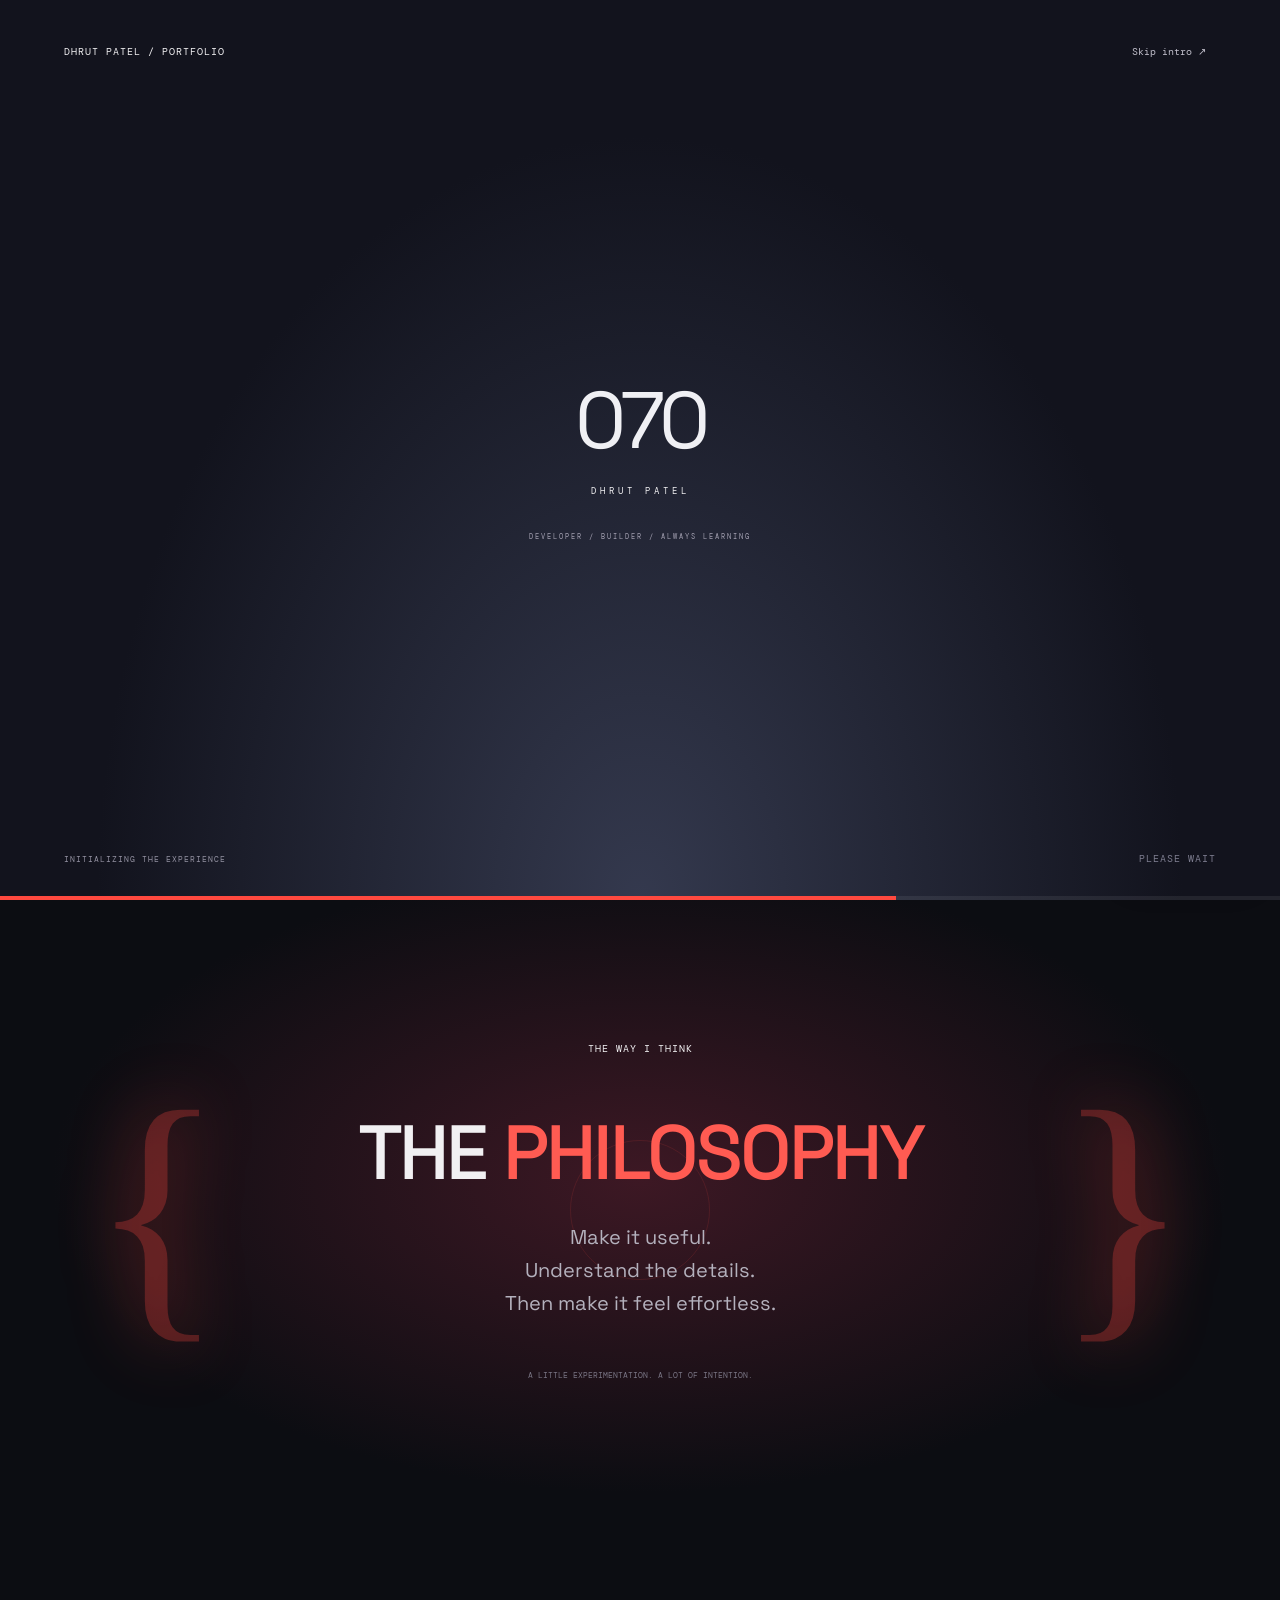
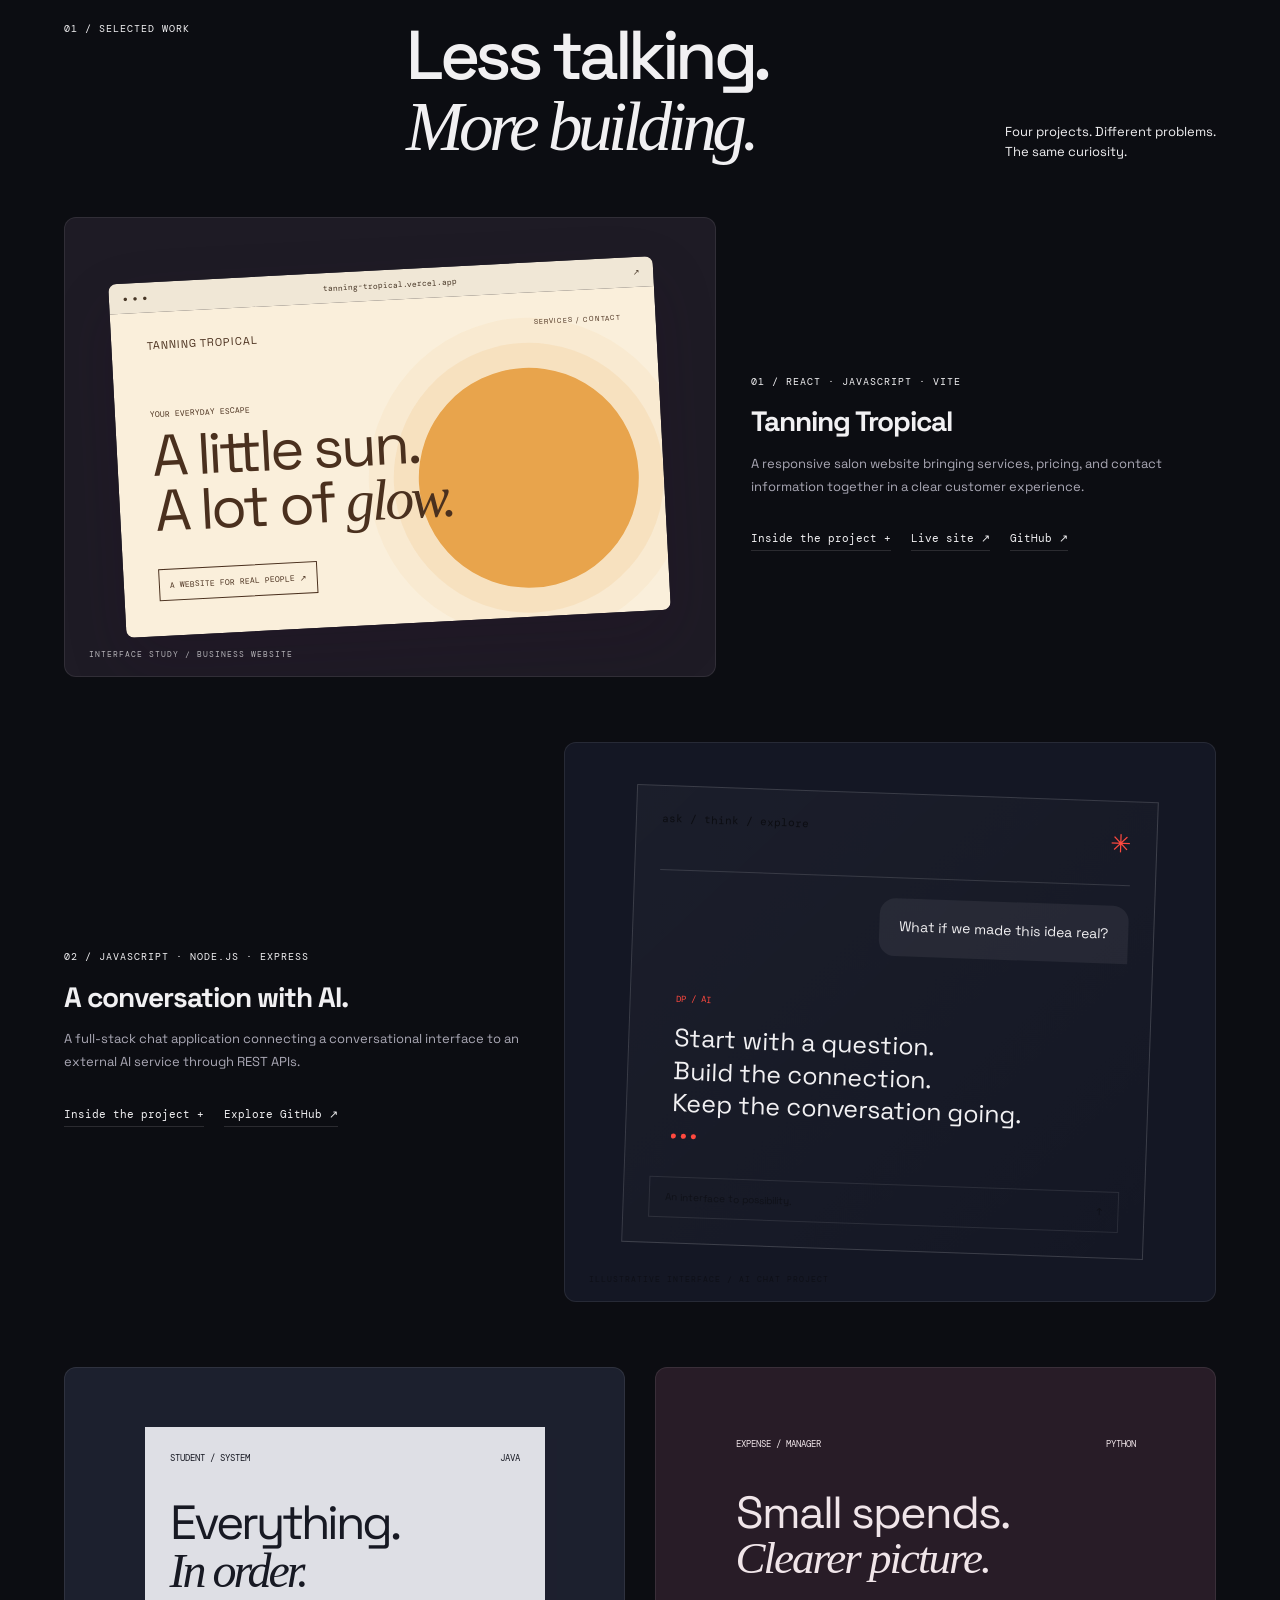
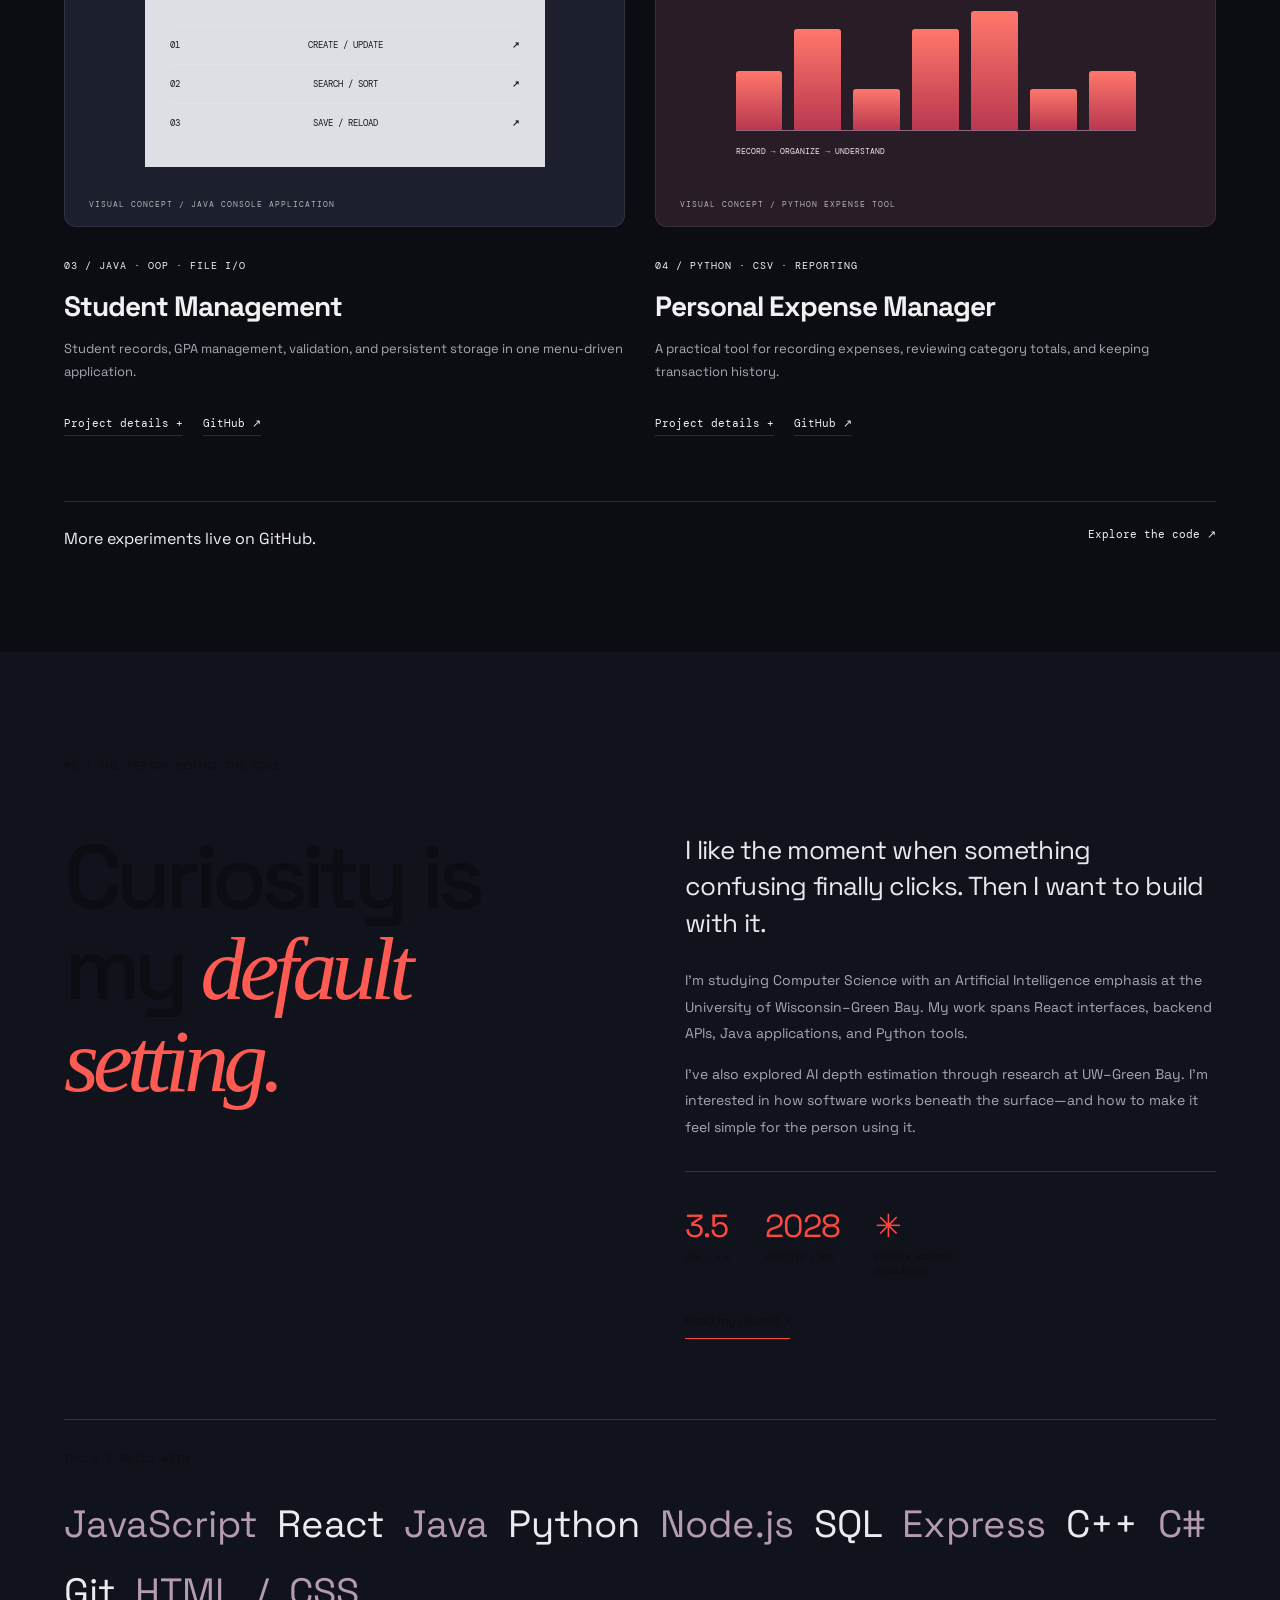
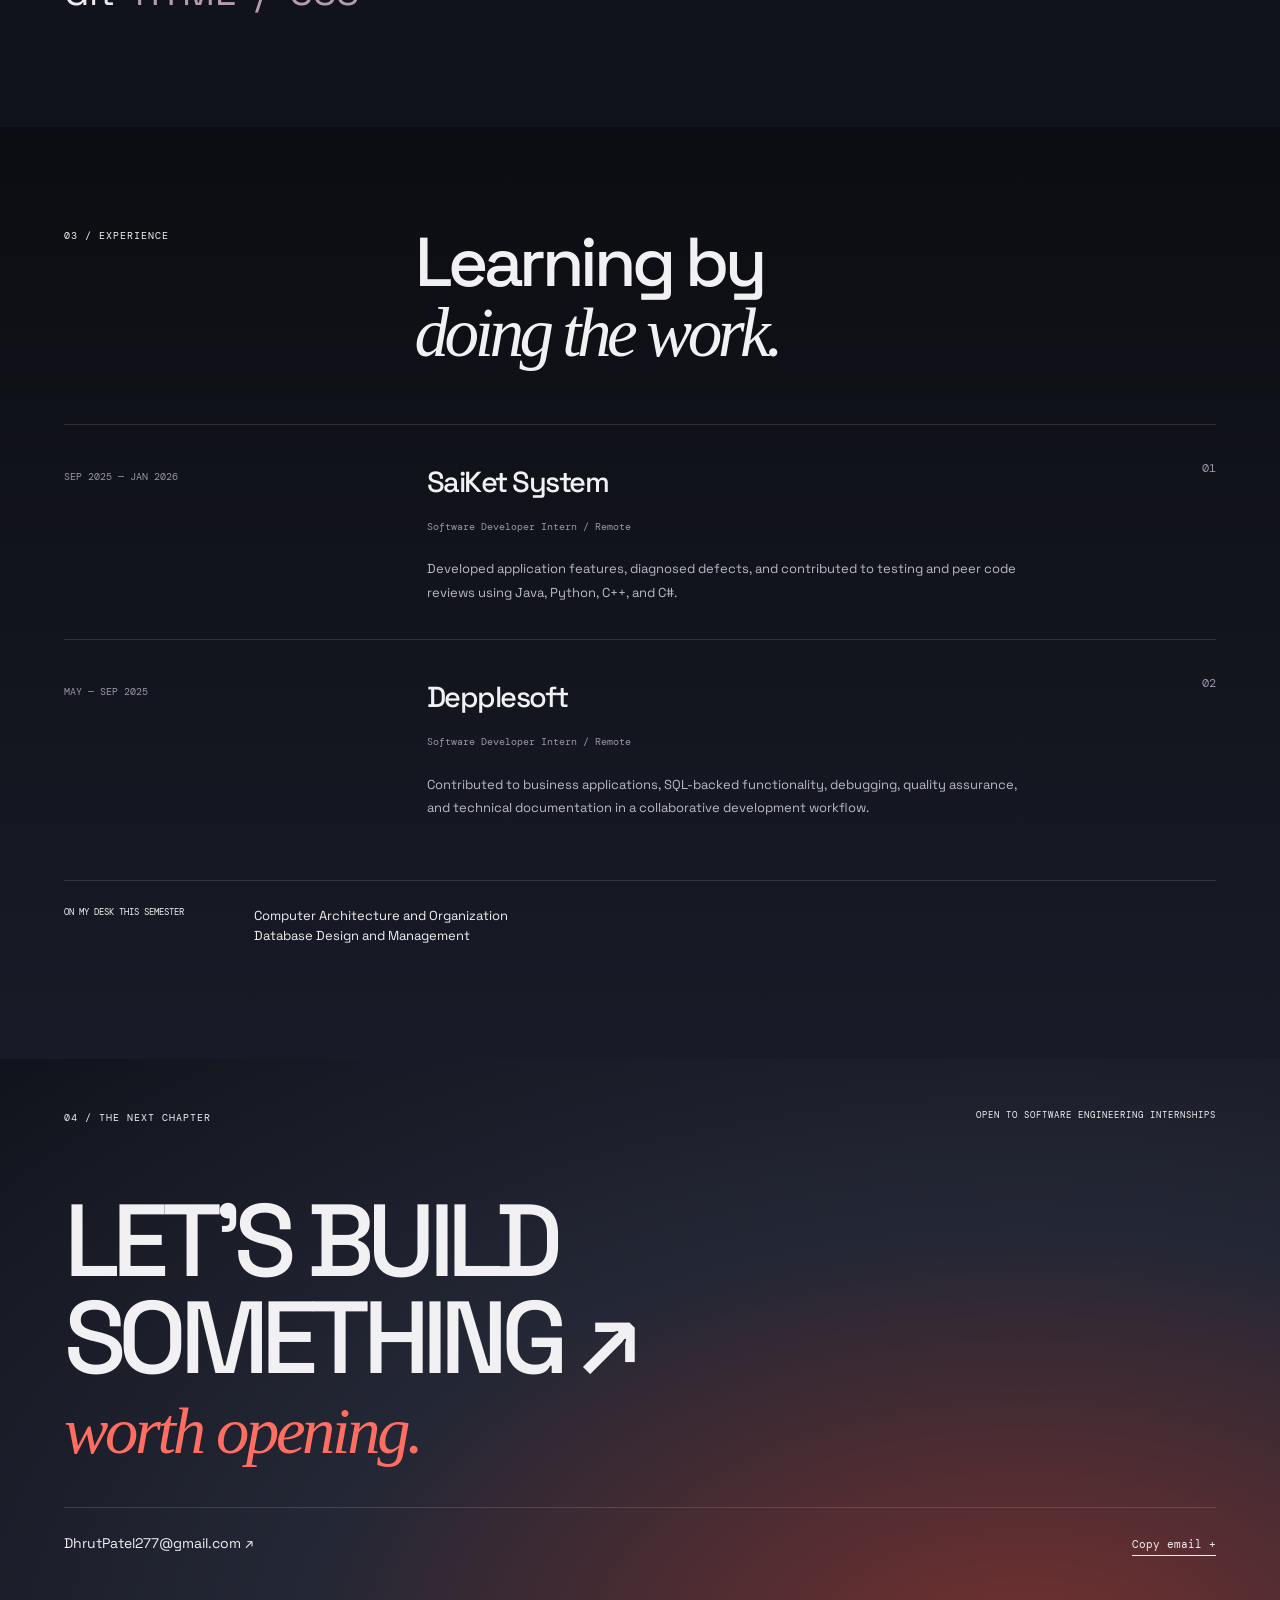
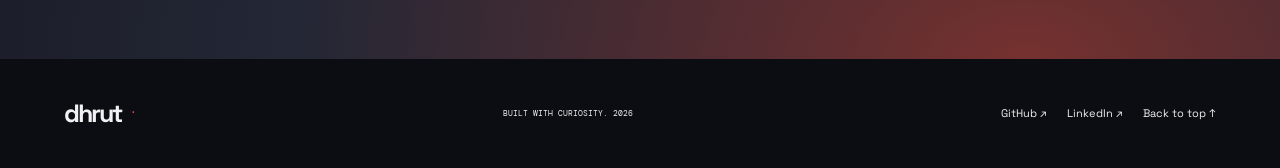
<file: index.html>
<!DOCTYPE html>
<html lang="en">
 <head>
  <meta charset="utf-8"/>
  <meta content="width=device-width,initial-scale=1" name="viewport"/>
  <meta content="#0c0d12" name="theme-color"/>
  <meta content="Dhrut Patel — software developer exploring interfaces, backend systems and AI." name="description"/>
  <title>
   Dhrut Patel — Developer / Builder
  </title>
  <link href="https://fonts.googleapis.com" rel="preconnect"/>
  <link crossorigin="" href="https://fonts.gstatic.com" rel="preconnect"/>
  <link href="https://fonts.googleapis.com/css2?family=Barlow+Condensed:wght@200;300;400;500;600;700;800&amp;family=DM+Mono:wght@400;500&amp;family=Space+Grotesk:wght@400;500;600;700&amp;display=swap" rel="stylesheet"/>
  <link href="styles.css" rel="stylesheet"/>
 </head>
 <body>
  <!-- Replay the opening any time, so it is easy to see and test. -->
  <button class="replay-intro" id="replay-intro">
   ↻ Replay intro
  </button>
  <!-- This short opening scene introduces the portfolio. Visitors can skip it, and reduced-motion settings turn it off. -->
  <div aria-label="Loading portfolio" class="loader" id="loader">
   <div class="loader-top">
    <span>
     DHRUT PATEL / PORTFOLIO
    </span>
    <button id="skip-intro">
     Skip intro ↗
    </button>
   </div>
   <div class="loader-center">
    <span id="loader-count">
     000
    </span>
    <span aria-hidden="true" class="loader-star">
     +
    </span>
    <span class="loader-word">
     DHRUT PATEL
    </span>
    <span class="loader-sub">
     DEVELOPER / BUILDER / ALWAYS LEARNING
    </span>
   </div>
   <div class="loader-bottom">
    <span>
     INITIALIZING THE EXPERIENCE
    </span>
   </div>
   <div class="loader-track">
    <i id="loader-fill">
    </i>
   </div>
  </div>
  <a class="skip" href="#work">
   Skip to projects
  </a>
  <div aria-hidden="true" class="progress">
  </div>
  <!-- Keep the main navigation simple so visitors can get straight to the work. -->
  <header>
   <a class="wordmark" href="#home">
    dhrut
    <span>
     .
    </span>
   </a>
   <nav aria-label="Main navigation">
    <a href="#work">
     Work
     <sup>
      04
     </sup>
    </a>
    <a href="#about">
     About
    </a>
    <a href="#experience">
     Journey
    </a>
   </nav>
   <a class="hello" href="mailto:DhrutPatel277@gmail.com">
    Let's talk ↗
   </a>
  </header>
  <main>
   <!-- The hero introduces me. JavaScript draws the animated wire sculpture on the canvas. -->
   <section class="hero" id="home">
    <!-- The glow responds to the pointer, while the name changes weight one letter at a time. -->
    <div aria-hidden="true" class="ambient ambient-one">
    </div>
    <div aria-hidden="true" class="ambient ambient-two">
    </div>
    <div class="hero-meta">
     <span>
      SOFTWARE DEVELOPER &amp; CURIOUS BUILDER
     </span>
     <span>
      AVAILABLE FOR INTERNSHIPS / 2027
     </span>
    </div>
    <div class="name-stage">
     <p class="name-caption">
      A FEW LETTERS. A LOT OF CURIOSITY.
     </p>
     <h1 aria-label="Dhrut Patel" class="kinetic-name">
      <span aria-hidden="true" class="name-first">
       <i>
        D
       </i>
       <i>
        H
       </i>
       <i>
        R
       </i>
       <i>
        U
       </i>
       <i>
        T
       </i>
      </span>
      <span aria-hidden="true" class="name-last">
       <i>
        P
       </i>
       <i>
        A
       </i>
       <i>
        T
       </i>
       <i>
        E
       </i>
       <i>
        L
       </i>
      </span>
     </h1>
    </div>
    <div class="hero-bottom">
     <p>
      I build interfaces, connect systems,
      <br/>
      and follow ideas until they work.
     </p>
     <a class="explore-pill" href="#work">
      Explore my work
      <span>
       ↗
      </span>
     </a>
     <span class="hero-side">
      SCROLL TO DISCOVER ↓
     </span>
    </div>
    <div class="hero-foot">
     <span>
      REACT / JAVA / PYTHON / AI
     </span>
     <span>
      UW–GREEN BAY · MAY 2028
     </span>
    </div>
   </section>
   <section class="philosophy" id="philosophy">
    <span class="eyebrow">
     THE WAY I THINK
    </span>
    <div aria-hidden="true" class="philosophy-orbit">
     <span>
      {
     </span>
     <i>
     </i>
     <span>
      }
     </span>
    </div>
    <h2>
     THE
     <em>
      PHILOSOPHY
     </em>
    </h2>
    <p>
     Make it useful.
     <br/>
     Understand the details.
     <br/>
     Then make it feel effortless.
    </p>
    <span class="philosophy-note">
     A LITTLE EXPERIMENTATION. A LOT OF INTENTION.
    </span>
   </section>
   <!-- These are my four featured projects. The artwork is illustrative; the links lead to the actual work. -->
   <section class="work section" id="work">
    <div class="section-head">
     <span class="eyebrow">
      01 / SELECTED WORK
     </span>
     <h2>
      Less talking.
      <br/>
      <em>
       More building.
      </em>
     </h2>
     <p>
      Four projects. Different problems.
      <br/>
      The same curiosity.
     </p>
    </div>
    <article class="project" data-project="tanning">
     <div class="project-visual salon">
      <div class="mock-browser">
       <div class="browser-bar">
        <span>
         ● ● ●
        </span>
        <span>
         tanning-tropical.vercel.app
        </span>
        <span>
         ↗
        </span>
       </div>
       <div class="salon-inner">
        <div class="salon-nav">
         TANNING TROPICAL
         <span>
          SERVICES / CONTACT
         </span>
        </div>
        <div class="sun">
        </div>
        <p>
         YOUR EVERYDAY ESCAPE
        </p>
        <h3>
         A little sun.
         <br/>
         A lot of
         <em>
          glow.
         </em>
        </h3>
        <div class="salon-pill">
         A WEBSITE FOR REAL PEOPLE ↗
        </div>
       </div>
      </div>
      <span class="visual-caption">
       INTERFACE STUDY / BUSINESS WEBSITE
      </span>
     </div>
     <div class="project-info">
      <div>
       <span class="eyebrow">
        01 / REACT · JAVASCRIPT · VITE
       </span>
       <h3>
        Tanning Tropical
       </h3>
       <p>
        A responsive salon website bringing services, pricing, and contact information together in a clear customer experience.
       </p>
      </div>
      <div class="project-actions">
       <button class="detail" data-detail="tanning">
        Inside the project +
       </button>
       <a href="https://tanning-tropical.vercel.app" rel="noopener noreferrer" target="_blank">
        Live site ↗
       </a>
       <a href="https://github.com/dhrutpatel277-bot/Tanning-Tropical" rel="noopener noreferrer" target="_blank">
        GitHub ↗
       </a>
      </div>
     </div>
    </article>
    <article class="project" data-project="chat">
     <div class="project-visual chat">
      <div class="chat-window">
       <div class="chat-top">
        ask / think / explore
        <span>
         ✳
        </span>
       </div>
       <div class="chat-message user">
        What if we made this idea real?
       </div>
       <div class="chat-message bot">
        <span>
         DP / AI
        </span>
        <p>
         Start with a question.
         <br/>
         Build the connection.
         <br/>
         Keep the conversation going.
        </p>
        <div class="typing">
         <i>
         </i>
         <i>
         </i>
         <i>
         </i>
        </div>
       </div>
       <div class="chat-input">
        An interface to possibility.
        <span>
         ↑
        </span>
       </div>
      </div>
      <span class="visual-caption">
       ILLUSTRATIVE INTERFACE / AI CHAT PROJECT
      </span>
     </div>
     <div class="project-info">
      <div>
       <span class="eyebrow">
        02 / JAVASCRIPT · NODE.JS · EXPRESS
       </span>
       <h3>
        A conversation with AI.
       </h3>
       <p>
        A full-stack chat application connecting a conversational interface to an external AI service through REST APIs.
       </p>
      </div>
      <div class="project-actions">
       <button class="detail" data-detail="chat">
        Inside the project +
       </button>
       <a href="https://github.com/dhrutpatel277-bot" rel="noopener noreferrer" target="_blank">
        Explore GitHub ↗
       </a>
      </div>
     </div>
    </article>
    <div class="small-projects">
     <article class="project">
      <div class="project-visual student">
       <div class="student-ui">
        <div class="student-top">
         STUDENT / SYSTEM
         <span>
          JAVA
         </span>
        </div>
        <div class="student-title">
         Everything.
         <br/>
         <em>
          In order.
         </em>
        </div>
        <div class="record">
         <span>
          01
         </span>
         <span>
          CREATE / UPDATE
         </span>
         <b>
          ↗
         </b>
        </div>
        <div class="record">
         <span>
          02
         </span>
         <span>
          SEARCH / SORT
         </span>
         <b>
          ↗
         </b>
        </div>
        <div class="record">
         <span>
          03
         </span>
         <span>
          SAVE / RELOAD
         </span>
         <b>
          ↗
         </b>
        </div>
       </div>
       <span class="visual-caption">
        VISUAL CONCEPT / JAVA CONSOLE APPLICATION
       </span>
      </div>
      <div class="project-info">
       <div>
        <span class="eyebrow">
         03 / JAVA · OOP · FILE I/O
        </span>
        <h3>
         Student Management
        </h3>
        <p>
         Student records, GPA management, validation, and persistent storage in one menu-driven application.
        </p>
       </div>
       <div class="project-actions">
        <button class="detail" data-detail="student">
         Project details +
        </button>
        <a href="https://github.com/dhrutpatel277-bot/student-management-system" rel="noopener noreferrer" target="_blank">
         GitHub ↗
        </a>
       </div>
      </div>
     </article>
     <article class="project">
      <div class="project-visual expense">
       <div class="expense-ui">
        <div class="student-top">
         EXPENSE / MANAGER
         <span>
          PYTHON
         </span>
        </div>
        <h3>
         Small spends.
         <br/>
         <em>
          Clearer picture.
         </em>
        </h3>
        <div aria-hidden="true" class="bars">
         <i>
         </i>
         <i>
         </i>
         <i>
         </i>
         <i>
         </i>
         <i>
         </i>
         <i>
         </i>
         <i>
         </i>
        </div>
        <div class="expense-label">
         RECORD → ORGANIZE → UNDERSTAND
        </div>
       </div>
       <span class="visual-caption">
        VISUAL CONCEPT / PYTHON EXPENSE TOOL
       </span>
      </div>
      <div class="project-info">
       <div>
        <span class="eyebrow">
         04 / PYTHON · CSV · REPORTING
        </span>
        <h3>
         Personal Expense Manager
        </h3>
        <p>
         A practical tool for recording expenses, reviewing category totals, and keeping transaction history.
        </p>
       </div>
       <div class="project-actions">
        <button class="detail" data-detail="expense">
         Project details +
        </button>
        <a href="https://github.com/dhrutpatel277-bot/ExpenseManager" rel="noopener noreferrer" target="_blank">
         GitHub ↗
        </a>
       </div>
      </div>
     </article>
    </div>
    <a class="all-work" href="https://github.com/dhrutpatel277-bot?tab=repositories" rel="noopener noreferrer" target="_blank">
     <span>
      More experiments live on GitHub.
     </span>
     <span>
      Explore the code ↗
     </span>
    </a>
   </section>
   <!-- A little background about my studies, interests, and the tools I use. -->
   <section class="about section" id="about">
    <span class="eyebrow">
     02 / THE PERSON BEHIND THE CODE
    </span>
    <div class="about-grid">
     <h2>
      Curiosity is
      <br/>
      my
      <em>
       default
       <br/>
       setting.
      </em>
     </h2>
     <div class="about-copy">
      <p class="large">
       I like the moment when something confusing finally clicks. Then I want to build with it.
      </p>
      <p>
       I’m studying Computer Science with an Artificial Intelligence emphasis at the University of Wisconsin–Green Bay. My work spans React interfaces, backend APIs, Java applications, and Python tools.
      </p>
      <p>
       I’ve also explored AI depth estimation through research at UW–Green Bay. I’m interested in how software works beneath the surface—and how to make it feel simple for the person using it.
      </p>
      <div class="about-stats">
       <div>
        <strong>
         3.5
        </strong>
        <span>
         GPA / 4.0
        </span>
       </div>
       <div>
        <strong>
         2028
        </strong>
        <span>
         EXPECTED / MAY
        </span>
       </div>
       <div>
        <strong>
         ✳
        </strong>
        <span>
         PHOENIX ACADEMIC
         <br/>
         SCHOLARSHIP
        </span>
       </div>
      </div>
      <a class="text-link" href="Dhrut-Patel-Resume.pdf" rel="noopener" target="_blank">
       Read my résumé ↗
      </a>
     </div>
    </div>
    <div class="toolkit">
     <span class="eyebrow">
      TOOLS I BUILD WITH
     </span>
     <p>
      JavaScript
      <b>
       React
      </b>
      Java
      <b>
       Python
      </b>
      Node.js
      <b>
       SQL
      </b>
      Express
      <b>
       C++
      </b>
      C#
      <b>
       Git
      </b>
      HTML / CSS
     </p>
    </div>
   </section>
   <!-- My development experience and the subjects I am studying this semester. -->
   <section class="journey section" id="experience">
    <div class="section-head">
     <span class="eyebrow">
      03 / EXPERIENCE
     </span>
     <h2>
      Learning by
      <br/>
      <em>
       doing the work.
      </em>
     </h2>
    </div>
    <article class="job">
     <span class="job-date">
      SEP 2025 — JAN 2026
     </span>
     <div>
      <h3>
       SaiKet System
      </h3>
      <span>
       Software Developer Intern / Remote
      </span>
      <p>
       Developed application features, diagnosed defects, and contributed to testing and peer code reviews using Java, Python, C++, and C#.
      </p>
     </div>
     <span class="job-index">
      01
     </span>
    </article>
    <article class="job">
     <span class="job-date">
      MAY — SEP 2025
     </span>
     <div>
      <h3>
       Depplesoft
      </h3>
      <span>
       Software Developer Intern / Remote
      </span>
      <p>
       Contributed to business applications, SQL-backed functionality, debugging, quality assurance, and technical documentation in a collaborative development workflow.
      </p>
     </div>
     <span class="job-index">
      02
     </span>
    </article>
    <div class="learning">
     <span>
      ON MY DESK THIS SEMESTER
     </span>
     <p>
      Computer Architecture and Organization
      <br/>
      Database Design and Management
     </p>
    </div>
   </section>
   <!-- Give visitors a straightforward way to email me or copy my address. -->
   <section class="contact section" id="contact">
    <div class="contact-meta">
     <span class="eyebrow">
      04 / THE NEXT CHAPTER
     </span>
     <span>
      OPEN TO SOFTWARE ENGINEERING INTERNSHIPS
     </span>
    </div>
    <h2>
     LET’S BUILD
     <br/>
     <a href="mailto:DhrutPatel277@gmail.com">
      SOMETHING
      <span>
       ↗
      </span>
     </a>
     <em>
      worth opening.
     </em>
    </h2>
    <div class="contact-bottom">
     <a href="mailto:DhrutPatel277@gmail.com">
      DhrutPatel277@gmail.com ↗
     </a>
     <button id="copy-email">
      Copy email +
     </button>
    </div>
   </section>
  </main>
  <!-- Social links and a quick route back to the top. -->
  <footer>
   <a class="wordmark" href="#home">
    dhrut
    <span>
     .
    </span>
   </a>
   <span>
    BUILT WITH CURIOSITY.
    <span id="year">
    </span>
   </span>
   <div>
    <a href="https://github.com/dhrutpatel277-bot" rel="noopener noreferrer" target="_blank">
     GitHub ↗
    </a>
    <a href="https://www.linkedin.com/in/dhrut-patel-12668b32b" rel="noopener noreferrer" target="_blank">
     LinkedIn ↗
    </a>
    <a href="#home">
     Back to top ↑
    </a>
   </div>
  </footer>
  <!-- One reusable dialog displays the notes for whichever project a visitor selects. -->
  <dialog id="project-dialog">
   <button aria-label="Close project details" class="close">
    ×
   </button>
   <span class="eyebrow">
    PROJECT NOTES
   </span>
   <h2 id="dialog-title">
   </h2>
   <p id="dialog-intro">
   </p>
   <h3>
    What I built
   </h3>
   <ul id="dialog-list">
   </ul>
   <p class="dialog-note">
    The preview artwork on this portfolio is an illustrative presentation of the project. Source code and linked live demos show the actual implementation.
   </p>
  </dialog>
  <!-- This message confirms that the email address was copied. Screen readers announce it too. -->
  <div aria-live="polite" id="toast" role="status">
  </div>
  <script src="script.js">
  </script>
 </body>
</html>
</file>
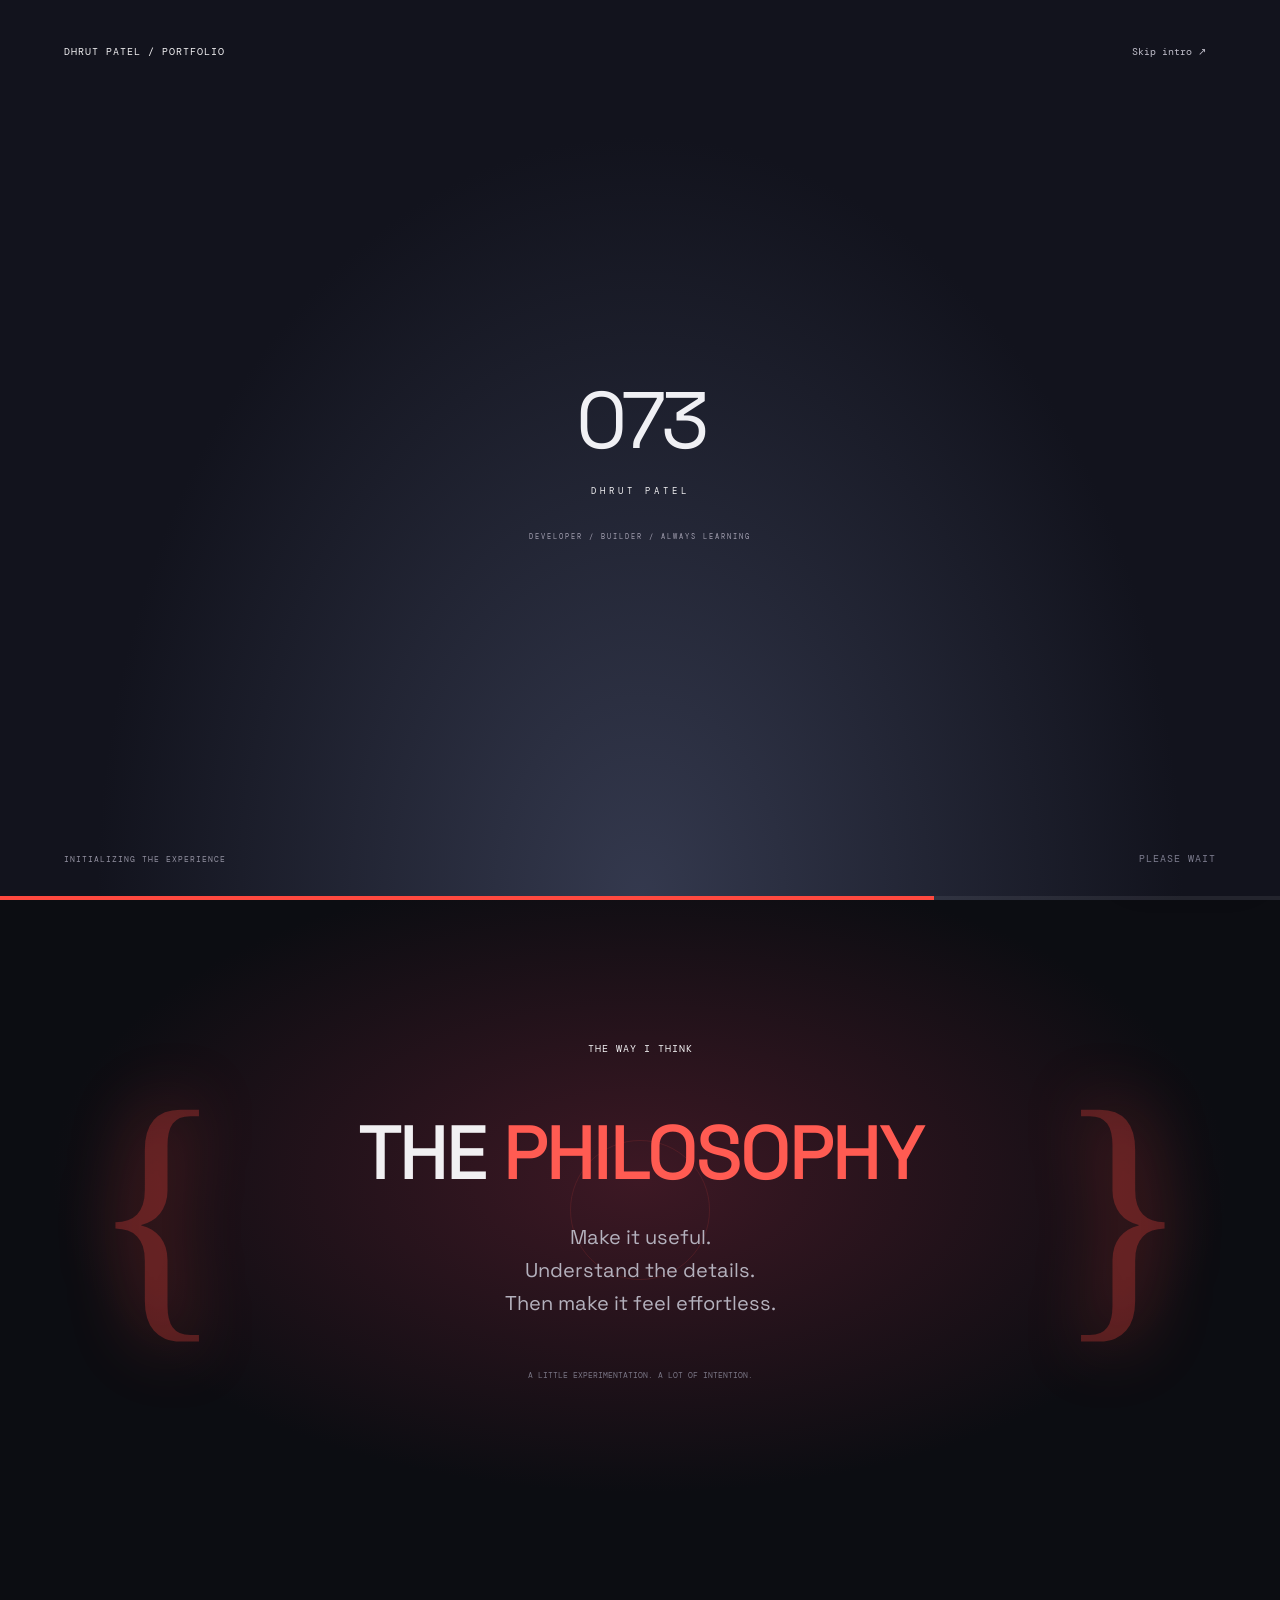
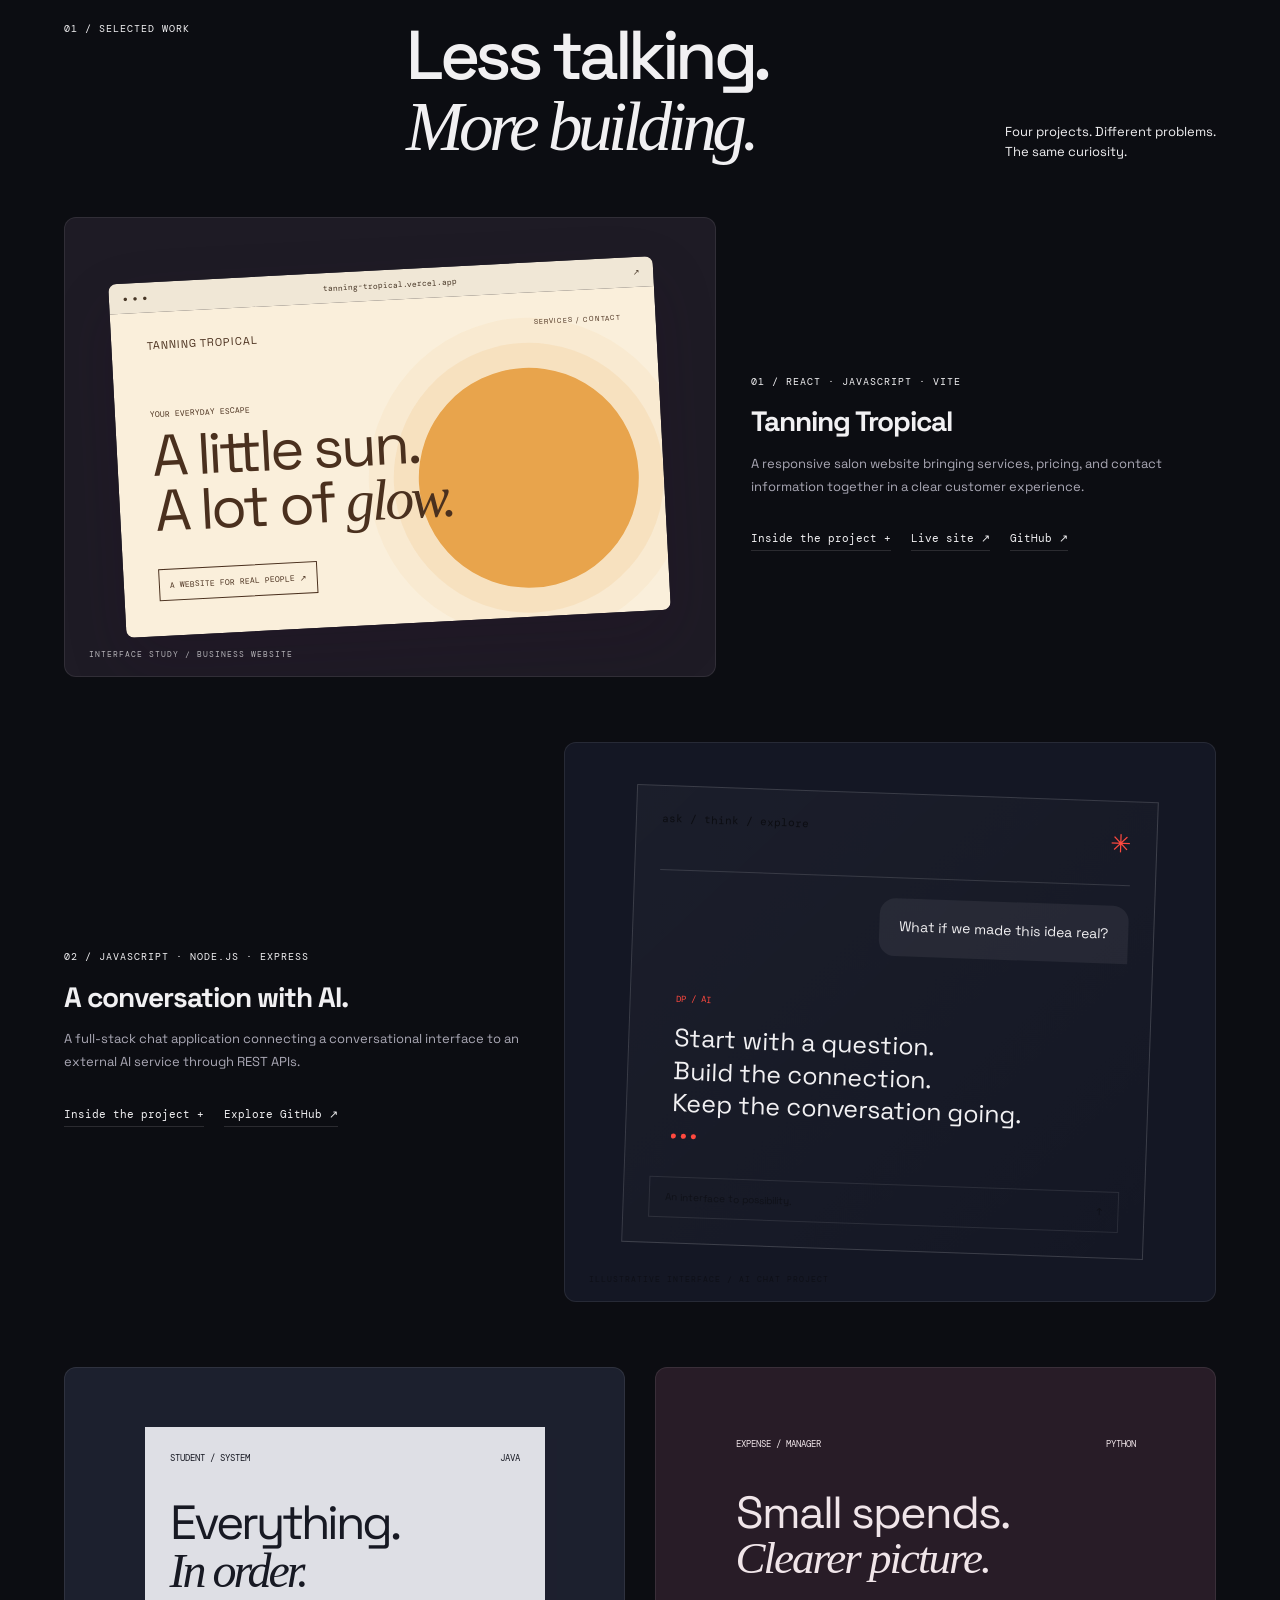
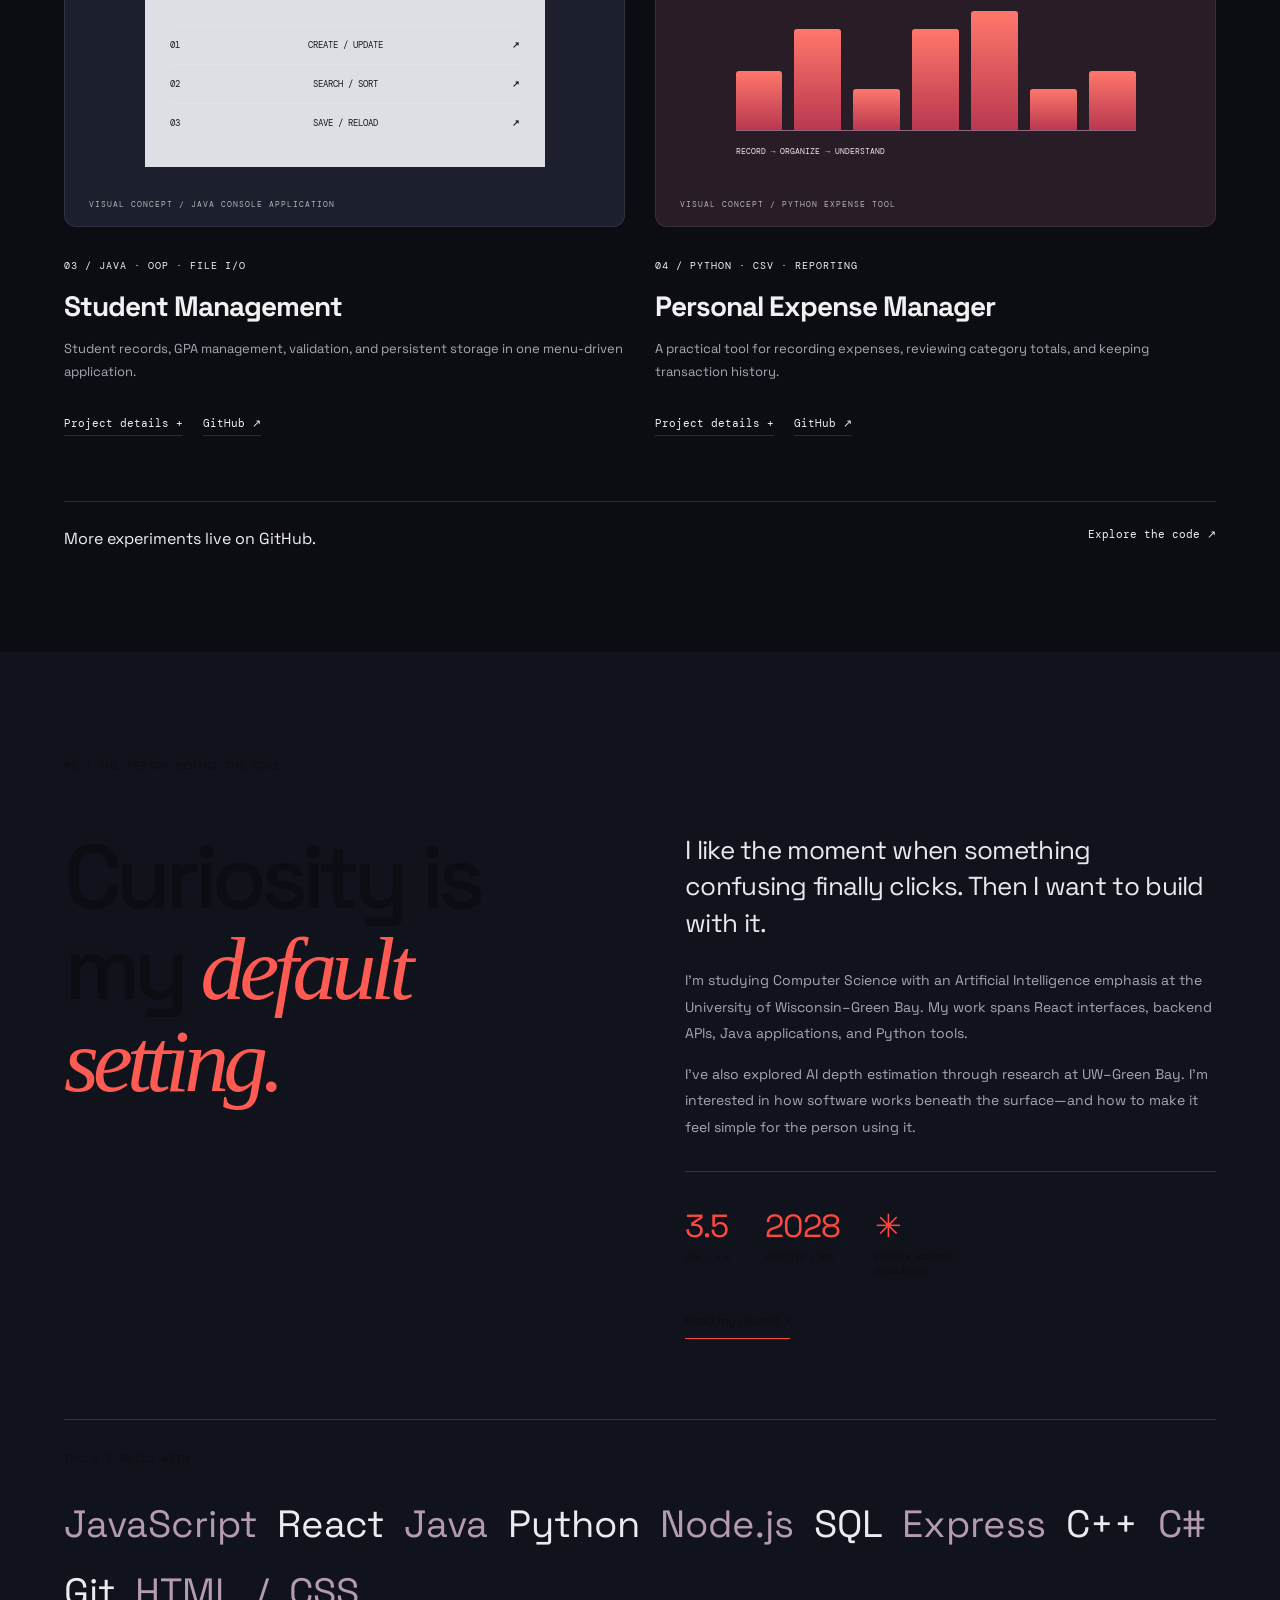
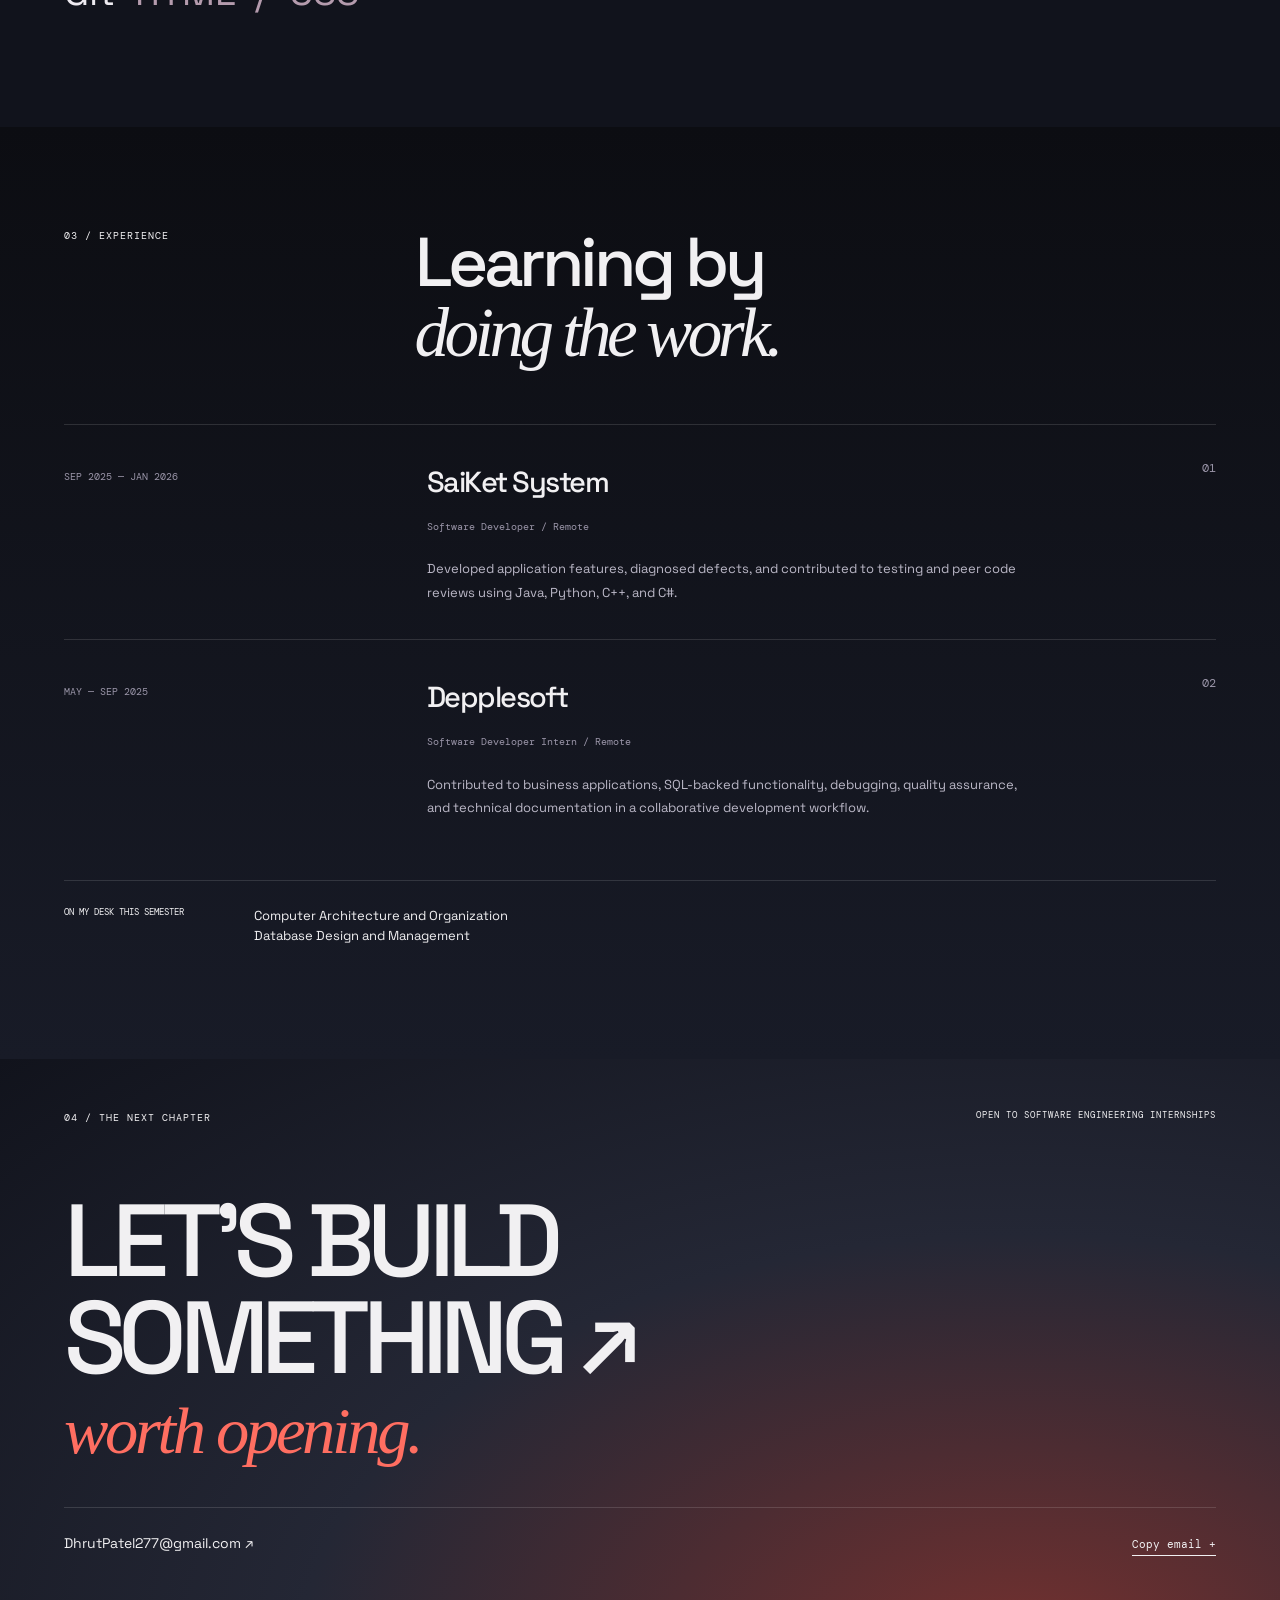
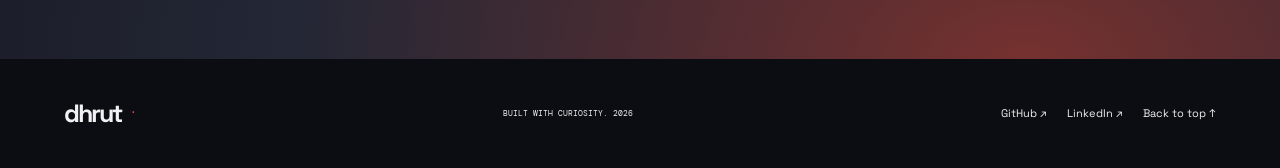
<file: START-HERE.html>
<!DOCTYPE html>
<html lang="en">
 <head>
  <meta charset="utf-8"/>
  <meta content="width=device-width,initial-scale=1" name="viewport"/>
  <meta content="#0c0d12" name="theme-color"/>
  <meta content="Dhrut Patel — software developer exploring interfaces, backend systems and AI." name="description"/>
  <title>
   Dhrut Patel — Developer / Builder
  </title>
  <link href="https://fonts.googleapis.com" rel="preconnect"/>
  <link crossorigin="" href="https://fonts.gstatic.com" rel="preconnect"/>
  <link href="https://fonts.googleapis.com/css2?family=Barlow+Condensed:wght@200;300;400;500;600;700;800&amp;family=DM+Mono:wght@400;500&amp;family=Space+Grotesk:wght@400;500;600;700&amp;display=swap" rel="stylesheet"/>
  <style>
/* Colors and fonts live here. Change these variables to give the whole site a different feel. */
:root {
    --ink: #280d28;
    --paper: #e8e8e2;
    --gold: #edab00;
    --pink: #b29aaa;
    --line: #280d2826;
    --mono: 'DM Mono', monospace;
    --sans: 'Space Grotesk', Arial, sans-serif
}

* {
    box-sizing: border-box
}

html {
    scroll-behavior: smooth;
    scroll-padding-top: 80px
}

body {
    margin: 0;
    background: var(--paper);
    color: var(--ink);
    font: 16px/1.55 var(--sans)
}

a {
    color: inherit;
    text-decoration: none
}

button {
    font: inherit;
    cursor: pointer
}

a,
button {
    -webkit-tap-highlight-color: transparent
}

button:focus-visible,
a:focus-visible {
    outline: 3px solid var(--gold);
    outline-offset: 6px
}

::selection {
    background: var(--gold);
    color: var(--ink)
}

.skip {
    position: fixed;
    top: -100px;
    background: var(--gold);
    padding: 10px;
    z-index: 99
}

.skip:focus {
    top: 5px
}

.progress {
    position: fixed;
    left: 0;
    top: 0;
    width: 0;
    height: 3px;
    background: var(--gold);
    z-index: 30
}

/* Header and navigation: the name stays on the left, with useful links alongside it. */
header {
    height: 90px;
    display: flex;
    align-items: center;
    justify-content: space-between;
    padding: 0 5vw;
    border-bottom: 1px solid var(--line)
}

.wordmark {
    font-size: 31px;
    letter-spacing: -2px;
    font-weight: 700
}

.wordmark span {
    font: 11px var(--mono);
    vertical-align: top;
    display: inline-block;
    margin-top: 8px;
    margin-left: 5px
}

nav {
    display: flex;
    gap: 36px;
    font-size: 13px
}

nav sup {
    font: 9px var(--mono)
}

.hello {
    font-size: 13px;
    border-bottom: 1px solid;
    padding-bottom: 4px
}

/* The opening section uses oversized type and a canvas illustration. */
.hero {
    padding: 35px 5vw 45px;
    overflow: hidden
}

.hero-meta,
.contact-meta {
    display: flex;
    justify-content: space-between;
    font: 10px var(--mono);
    letter-spacing: 1px
}

.hero-meta i {
    display: inline-block;
    background: var(--gold);
    width: 7px;
    height: 7px;
    border-radius: 50%;
    margin-right: 8px
}

.hero-title {
    position: relative;
    margin-top: 65px;
    isolation: isolate
}

h1 {
    margin: 0;
    font-size: clamp(70px, 11.8vw, 185px);
    letter-spacing: -.085em;
    line-height: .92;
    font-weight: 700;
    position: relative;
    z-index: 2;
    pointer-events: none
}

h1>span {
    display: block
}

.outline {
    -webkit-text-stroke: 1.5px var(--ink);
    color: transparent;
    position: relative
}

.period {
    color: var(--gold);
    -webkit-text-stroke: 0
}

#sculpture {
    position: absolute;
    right: 3%;
    top: -80px;
    width: 43%;
    height: 430px;
    z-index: 1;
    opacity: .9
}

.orbit-label {
    position: absolute;
    right: 0;
    top: -32px;
    font: 9px var(--mono);
    letter-spacing: 2px;
    z-index: 3
}

.hero-bottom {
    display: flex;
    justify-content: space-between;
    align-items: end;
    margin-top: 60px;
    gap: 20px
}

.hero-bottom p {
    font-size: 14px;
    margin: 0;
    max-width: 360px
}

.hero-bottom .hero-side {
    text-align: right;
    font: 10px/1.8 var(--mono)
}

.round-link {
    width: 70px;
    height: 70px;
    border: 1px solid var(--ink);
    border-radius: 50%;
    display: grid;
    place-items: center;
    font-size: 30px;
    transition: .3s
}

.round-link:hover {
    background: var(--ink);
    color: var(--paper);
    transform: rotate(-30deg)
}

/* This repeating line adds movement between the intro and the projects. */
.ticker {
    background: var(--ink);
    color: var(--paper);
    overflow: hidden;
    padding: 15px 0;
    font: 12px var(--mono);
    letter-spacing: 3px
}

.ticker>div {
    white-space: nowrap;
    width: max-content;
    animation: marquee 35s linear infinite
}

.ticker span {
    color: var(--gold);
    margin: 0 35px
}

/* Shared spacing keeps the main sections consistent. */
.section {
    padding: 100px 5vw
}

.section-head {
    display: grid;
    grid-template-columns: 1fr 1.5fr 1fr;
    align-items: start;
    gap: 30px;
    margin-bottom: 55px
}

.eyebrow {
    font: 10px/1.8 var(--mono);
    letter-spacing: 1px
}

h2 {
    font-size: clamp(40px, 5.4vw, 80px);
    letter-spacing: -.065em;
    line-height: 1.02;
    font-weight: 500;
    margin: 0
}

h2 em {
    font-family: Georgia, serif;
    font-weight: 400
}

p {
    margin-top: 0
}

.section-head>p {
    font-size: 13px;
    align-self: end;
    justify-self: end;
    margin: 0
}

/* Project layouts: each showcase has an illustration, description, and links. */
.project {
    margin-bottom: 65px
}

.project-visual {
    position: relative;
    border-radius: 3px;
    min-height: 460px;
    display: grid;
    place-items: center;
    overflow: hidden
}

/* A custom mock browser presents the salon website visually. */
.salon {
    background: #c4b3a4;
    padding: 65px 13%
}

.mock-browser {
    width: 100%;
    border-radius: 8px;
    overflow: hidden;
    box-shadow: 0 25px 60px #280d2830;
    transform: rotate(-3deg);
    transition: transform .6s
}

.project:hover .mock-browser {
    transform: rotate(0deg) translateY(-5px)
}

.browser-bar {
    padding: 10px 14px;
    background: #f0e7d6;
    display: flex;
    justify-content: space-between;
    font: 8px var(--mono);
    color: #473626
}

.salon-inner {
    position: relative;
    background: #faefdb;
    padding: 25px 35px 35px;
    overflow: hidden;
    color: #4a301e
}

.salon-nav {
    font-size: 11px;
    letter-spacing: 1px;
    position: relative;
    z-index: 1
}

.salon-nav span {
    float: right;
    font-size: 7px
}

.sun {
    position: absolute;
    width: 220px;
    height: 220px;
    border-radius: 50%;
    background: #e8a44c;
    right: 25px;
    top: 75px;
    box-shadow: 0 0 0 25px #e8a44c22, 0 0 0 50px #e8a44c12
}

.salon-inner>p {
    font: 8px var(--mono);
    margin: 55px 0 10px;
    position: relative
}

.salon-inner h3 {
    font-size: 58px;
    letter-spacing: -3px;
    line-height: .95;
    font-weight: 400;
    position: relative;
    margin: 0 0 30px
}

.salon-inner em {
    font-family: Georgia, serif
}

.salon-pill {
    font: 8px var(--mono);
    border: 1px solid;
    width: max-content;
    padding: 10px;
    position: relative
}

.visual-caption {
    position: absolute;
    bottom: 17px;
    left: 24px;
    font: 8px var(--mono);
    letter-spacing: 1px;
    opacity: .7
}

.project-info {
    display: flex;
    justify-content: space-between;
    gap: 35px;
    padding-top: 25px
}

.project-info h3 {
    font-size: 28px;
    letter-spacing: -1px;
    margin: 8px 0
}

.project-info p {
    max-width: 560px;
    font-size: 13px;
    opacity: .75;
    line-height: 1.8
}

.project-actions {
    display: flex;
    gap: 20px;
    align-items: start;
    flex-wrap: wrap;
    justify-content: end;
    padding-top: 8px;
    font: 11px var(--mono);
    flex-shrink: 0
}

.detail {
    background: none;
    border: 0;
    padding: 0;
    color: inherit;
    font: inherit
}

.project-actions a,
.detail {
    border-bottom: 1px solid var(--line);
    padding-bottom: 5px
}

/* This is decorative chat artwork, not an interactive AI chat service. */
.chat {
    background: var(--ink);
    padding: 50px;
    color: var(--paper)
}

.chat-window {
    max-width: 640px;
    width: 80%;
    border: 1px solid #ffffff27;
    padding: 25px;
    background: linear-gradient(135deg, #ffffff08, transparent);
    transform: rotate(2deg);
    transition: .6s
}

.project:hover .chat-window {
    transform: rotate(0)
}

.chat-top {
    font: 11px var(--mono);
    display: flex;
    justify-content: space-between;
    padding-bottom: 25px;
    border-bottom: 1px solid #ffffff22
}

.chat-top span {
    color: var(--gold);
    font-size: 25px
}

.chat-message {
    padding: 18px 20px;
    margin-top: 20px;
    font-size: 14px
}

.user {
    background: #ffffff10;
    width: max-content;
    max-width: 90%;
    margin-left: auto;
    border-radius: 16px 16px 0 16px
}

.bot span {
    color: var(--gold);
    font: 9px var(--mono)
}

.bot p {
    font-size: 25px;
    line-height: 1.3;
    margin: 14px 0
}

.typing {
    display: flex;
    gap: 5px
}

.typing i {
    width: 5px;
    height: 5px;
    background: var(--gold);
    border-radius: 50%;
    animation: blink 1.5s infinite
}

.typing i:nth-child(2) {
    animation-delay: .2s
}

.typing i:nth-child(3) {
    animation-delay: .4s
}

.chat-input {
    border: 1px solid #ffffff22;
    padding: 12px 15px;
    margin-top: 20px;
    font-size: 10px;
    opacity: .7
}

.chat-input span {
    float: right
}

/* The Java and Python projects sit side by side on wider screens. */
.small-projects {
    display: grid;
    grid-template-columns: 1fr 1fr;
    gap: 30px
}

.small-projects .project-info {
    display: block
}

.small-projects .project-actions {
    justify-content: start
}

.student {
    background: #c4c6d0;
    padding: 40px
}

.student-ui {
    width: 100%;
    max-width: 400px;
    background: #ecece7;
    padding: 25px;
    box-shadow: 12px 12px 0 #280d2813
}

.student-top {
    font: 9px var(--mono);
    display: flex;
    justify-content: space-between
}

.student-title {
    font-size: 48px;
    letter-spacing: -3px;
    line-height: 1;
    margin: 35px 0 30px
}

.student-title em {
    font-family: Georgia, serif
}

.record {
    display: flex;
    justify-content: space-between;
    border-top: 1px solid var(--line);
    padding: 13px 0;
    font: 9px var(--mono)
}

.expense {
    background: var(--gold);
    padding: 40px
}

.expense-ui {
    width: 100%;
    max-width: 400px
}

.expense-ui h3 {
    font-size: 45px;
    line-height: 1;
    letter-spacing: -2px;
    font-weight: 400;
    margin: 40px 0 30px
}

.expense-ui em {
    font-family: Georgia, serif
}

.bars {
    height: 120px;
    display: flex;
    gap: 12px;
    align-items: end;
    border-bottom: 1px solid var(--ink)
}

.bars i {
    flex: 1;
    background: var(--ink);
    height: 50%;
    border-radius: 3px 3px 0 0;
    transition: transform .3s;
    transform-origin: bottom
}

.bars i:nth-child(2n) {
    height: 85%
}

.bars i:nth-child(3n) {
    height: 35%
}

.bars i:nth-child(5) {
    height: 100%
}

.project:hover .bars i {
    transform: scaleY(.85)
}

.expense-label {
    font: 8px var(--mono);
    margin-top: 15px
}

.all-work {
    display: flex;
    justify-content: space-between;
    border-top: 1px solid var(--line);
    padding-top: 25px;
    font-size: 16px
}

.all-work span:last-child {
    font: 11px var(--mono)
}

/* The darker about section gives the page a change of pace. */
.about {
    background: var(--ink);
    color: var(--paper)
}

.about-grid {
    display: grid;
    grid-template-columns: 1fr 1fr;
    gap: 90px;
    margin-top: 55px
}

.about h2 {
    font-size: clamp(60px, 7vw, 110px)
}

.about h2 em {
    color: var(--gold)
}

.about-copy p {
    font-size: 14px;
    color: #d3c5cf;
    line-height: 1.9
}

.about-copy .large {
    font-size: 26px;
    color: var(--paper);
    line-height: 1.4;
    letter-spacing: -.7px
}

.about-stats {
    display: flex;
    gap: 35px;
    padding: 30px 0;
    border-top: 1px solid #ffffff22;
    margin-top: 30px
}

.about-stats strong {
    display: block;
    font-size: 32px;
    letter-spacing: -1px;
    color: var(--gold);
    font-weight: 400
}

.about-stats span {
    display: block;
    font: 8px/1.7 var(--mono)
}

.text-link {
    display: inline-block;
    border-bottom: 1px solid var(--gold);
    padding-bottom: 7px;
    font-size: 12px
}

.toolkit {
    margin-top: 80px;
    padding-top: 25px;
    border-top: 1px solid #ffffff22
}

.toolkit p {
    font-size: clamp(22px, 3vw, 38px);
    line-height: 1.8;
    word-spacing: 10px;
    color: #b49bad;
    font-weight: 400;
    margin: 20px 0 0
}

.toolkit b {
    color: var(--paper);
    font-weight: 400
}

/* Experience rows keep dates, roles, and descriptions easy to scan. */
.journey .section-head {
    grid-template-columns: 1fr 2.5fr
}

.job {
    display: grid;
    grid-template-columns: 1fr 2fr .3fr;
    gap: 35px;
    padding: 35px 0;
    border-top: 1px solid var(--line)
}

.job-date {
    font: 10px var(--mono);
    padding-top: 10px
}

.job h3 {
    font-size: 34px;
    letter-spacing: -1.5px;
    font-weight: 500;
    margin: 0 0 8px
}

.job div>span {
    font: 10px var(--mono)
}

.job p {
    font-size: 13px;
    line-height: 1.8;
    max-width: 600px;
    margin: 20px 0 0
}

.job-index {
    text-align: right;
    font: 12px var(--mono)
}

.learning {
    display: flex;
    gap: 70px;
    border-top: 1px solid var(--line);
    margin-top: 25px;
    padding-top: 25px
}

.learning>span {
    font: 9px var(--mono)
}

.learning p {
    font-size: 13px
}

/* The marigold contact section is the final invitation to get in touch. */
.contact {
    background: var(--gold);
    padding-top: 50px;
    padding-bottom: 50px;
    overflow: hidden
}

.contact-meta {
    font-size: 9px
}

.contact h2 {
    font-size: clamp(55px, 10vw, 155px);
    letter-spacing: -.075em;
    margin: 65px 0 45px;
    line-height: .95
}

.contact h2>a {
    display: block
}

.contact h2>a>span {
    display: inline-block;
    transition: transform .3s
}

.contact h2>a:hover>span {
    transform: translate(10px, -10px)
}

.contact h2 em {
    display: block;
    font-size: .65em;
    letter-spacing: -.05em;
    margin-top: 12px
}

.contact-bottom {
    display: flex;
    justify-content: space-between;
    align-items: center;
    border-top: 1px solid #280d2855;
    padding-top: 25px;
    font-size: 14px
}

.contact-bottom button {
    background: none;
    border: 0;
    border-bottom: 1px solid;
    font: 11px var(--mono);
    padding: 4px 0;
    color: inherit
}

footer {
    padding: 35px 5vw;
    display: flex;
    justify-content: space-between;
    align-items: center;
    gap: 30px
}

footer>span {
    font: 8px var(--mono)
}

footer>div {
    display: flex;
    gap: 20px;
    font-size: 11px
}

/* The project detail dialog sits above the page with a dimmed backdrop. */
dialog {
    border: 0;
    border-radius: 8px;
    background: var(--paper);
    color: var(--ink);
    padding: 50px;
    width: min(650px, 90vw);
    max-height: 85vh
}

dialog::backdrop {
    background: #150715c9;
    backdrop-filter: blur(9px)
}

dialog h2 {
    font-size: 42px;
    margin: 25px 0
}

dialog h3 {
    font-size: 15px;
    margin-top: 30px
}

dialog p,
dialog li {
    font-size: 14px;
    line-height: 1.8
}

dialog ul {
    padding-left: 18px
}

dialog .dialog-note {
    font-size: 11px;
    opacity: .65;
    border-top: 1px solid var(--line);
    padding-top: 15px;
    margin-top: 25px
}

.close {
    position: absolute;
    right: 20px;
    top: 10px;
    font-size: 32px;
    background: none;
    border: 0;
    color: inherit
}

#toast {
    position: fixed;
    bottom: 25px;
    left: 50%;
    transform: translateX(-50%);
    padding: 12px 20px;
    background: var(--ink);
    color: var(--paper);
    font-size: 12px;
    opacity: 0;
    pointer-events: none;
    border-radius: 30px;
    transition: opacity .2s
}

#toast.show {
    opacity: 1
}

.motion-ready .project-visual {
    transition: opacity .8s, translate .8s
}

.motion-ready .project-visual.offscreen {
    opacity: 0;
    translate: 0 35px
}

@keyframes marquee {
    to {
        transform: translateX(-33.333%)
    }
}

@keyframes blink {
    50% {
        opacity: .2;
        transform: translateY(-3px)
    }
}

@media(min-width:1600px) {

    main,
    header,
    footer {
        max-width: 1800px;
        margin: auto
    }
}

/* Tablet adjustments: stack crowded elements before they become hard to read. */
@media(max-width:1000px) {
    .project-info {
        display: block
    }

    .project-actions {
        justify-content: start
    }

    .section-head {
        grid-template-columns: 1fr 2fr
    }

    .section-head>p {
        grid-column: 2;
        justify-self: start
    }

    .about-grid {
        gap: 40px
    }

    .project-visual {
        min-height: 380px
    }

    .small-projects .project-visual {
        padding: 30px;
        min-height: 400px
    }

    #sculpture {
        height: 320px;
        top: -50px
    }

    .hero-title {
        margin-top: 85px
    }

    .contact-meta>span:last-child {
        max-width: 190px;
        text-align: right
    }
}

/* Phone adjustments: use one column and smaller type to avoid horizontal scrolling. */
@media(max-width:650px) {
    header {
        height: 75px
    }

    nav {
        gap: 16px;
        font-size: 11px
    }

    .hello {
        display: none
    }

    .hero {
        padding-top: 25px
    }

    .hero-meta {
        font-size: 8px;
        letter-spacing: 0
    }

    .hero-meta>span:last-child {
        max-width: 120px;
        text-align: right
    }

    .hero-title {
        margin-top: 110px
    }

    h1 {
        font-size: 12vw;
        -webkit-text-stroke-width: 1px
    }

    #sculpture {
        width: 75%;
        right: 0;
        height: 230px;
        top: -105px;
        opacity: .7
    }

    .orbit-label {
        font-size: 6px;
        top: -65px;
        right: auto;
        left: 0;
        max-width: 100px;
        line-height: 1.8
    }

    .hero-bottom {
        margin-top: 40px;
        align-items: center
    }

    .hero-bottom p {
        font-size: 11px
    }

    .hero-side {
        display: none
    }

    .round-link {
        height: 48px;
        width: 48px;
        flex-shrink: 0;
        font-size: 23px
    }

    .section {
        padding: 65px 6vw
    }

    .section-head,
    .journey .section-head {
        display: block
    }

    .section-head h2 {
        margin: 25px 0
    }

    .section-head>p {
        font-size: 12px
    }

    .project-visual {
        min-height: 330px
    }

    .salon {
        padding: 40px 7%
    }

    .salon-inner {
        padding: 20px
    }

    .salon-nav {
        font-size: 8px
    }

    .salon-nav span {
        display: none
    }

    .salon-inner>p {
        margin-top: 40px
    }

    .salon-inner h3 {
        font-size: 43px
    }

    .sun {
        height: 150px;
        width: 150px;
        right: 5px;
        top: 75px
    }

    .browser-bar {
        font-size: 6px;
        padding: 8px
    }

    .project-info h3 {
        font-size: 25px
    }

    .project-info p {
        font-size: 12px
    }

    .project {
        margin-bottom: 45px
    }

    .visual-caption {
        font-size: 6px;
        left: 15px
    }

    .chat {
        padding: 35px 20px
    }

    .chat-window {
        width: 100%;
        padding: 20px
    }

    .chat-message {
        font-size: 11px;
        padding: 15px
    }

    .bot p {
        font-size: 22px
    }

    .small-projects {
        grid-template-columns: 1fr;
        gap: 0
    }

    .small-projects .project-visual {
        min-height: 370px
    }

    .all-work {
        gap: 20px;
        font-size: 13px
    }

    .all-work span:last-child {
        font-size: 9px;
        text-align: right
    }

    .about-grid {
        grid-template-columns: 1fr;
        gap: 35px;
        margin-top: 35px
    }

    .about h2 {
        font-size: 65px
    }

    .about-copy .large {
        font-size: 23px
    }

    .about-stats {
        gap: 25px
    }

    .about-stats strong {
        font-size: 28px
    }

    .toolkit {
        margin-top: 45px
    }

    .toolkit p {
        word-spacing: 4px
    }

    .job {
        grid-template-columns: 1fr;
        gap: 15px
    }

    .job-index {
        display: none
    }

    .job h3 {
        font-size: 30px
    }

    .learning {
        display: block
    }

    .learning p {
        margin-top: 20px
    }

    .contact-meta {
        font-size: 7px;
        gap: 20px
    }

    .contact h2 {
        font-size: 11.4vw;
        margin-top: 55px
    }

    .contact-bottom {
        font-size: 11px;
        gap: 15px
    }

    .contact-bottom button {
        font-size: 9px
    }

    footer {
        flex-wrap: wrap
    }

    footer>div {
        width: 100%;
        justify-content: space-between
    }

    dialog {
        padding: 35px 25px
    }

    dialog h2 {
        font-size: 32px
    }
}

/* Respect visitors who prefer less motion. */
@media(prefers-reduced-motion:reduce) {
    html {
        scroll-behavior: auto
    }

    *,
    *::before,
    *::after {
        animation: none !important;
        transition: none !important
    }

    .motion-ready .project-visual.offscreen {
        opacity: 1;
        translate: none
    }
}

/* Opening sequence; fails open if scripts are unavailable. */
.loader {
    position: fixed;
    inset: 0;
    z-index: 100;
    background: var(--ink);
    color: var(--paper);
    display: none;
    flex-direction: column;
    justify-content: space-between;
    padding: 35px 5vw;
    overflow: hidden;
    transition: clip-path .9s cubic-bezier(.76, 0, .24, 1), visibility .9s;
    clip-path: inset(0 0 0 0)
}

.loader.active {
    display: flex
}

.loader.finished {
    clip-path: inset(0 0 100% 0);
    visibility: hidden;
    pointer-events: none
}

.intro-playing {
    overflow: hidden
}

.loader-top,
.loader-bottom {
    display: flex;
    align-items: center;
    justify-content: space-between;
    font: 10px var(--mono);
    letter-spacing: 1px;
    gap: 20px
}

.loader-top button {
    border: 0;
    background: none;
    color: var(--paper);
    font: 10px var(--mono);
    padding: 10px;
    cursor: pointer
}

.loader-center {
    display: flex;
    flex-direction: column;
    align-items: center;
    position: relative
}

.loader-word {
    font: italic clamp(100px, 18vw, 260px)/1 Georgia, serif;
    letter-spacing: -.08em;
    animation: helloIn .85s cubic-bezier(.2, .8, .2, 1) both
}

.loader-word>span {
    color: var(--gold)
}

.loader-sub {
    font: 9px var(--mono);
    letter-spacing: 2px;
    margin-top: 35px;
    color: var(--pink)
}

.loader-star {
    position: absolute;
    right: 20%;
    top: -35%;
    color: var(--gold);
    font-size: 65px;
    animation: loaderSpin 5s linear infinite
}

.loader-bottom>span:last-child {
    font: clamp(40px, 7vw, 90px)/1 var(--sans);
    letter-spacing: -4px;
    color: var(--gold)
}

.loader-track {
    position: absolute;
    bottom: 0;
    left: 0;
    width: 100%;
    height: 4px;
    background: #ffffff12
}

.loader-track i {
    display: block;
    width: 0;
    height: 100%;
    background: var(--gold)
}

@keyframes helloIn {
    from {
        opacity: 0;
        transform: translateY(45px) rotate(-5deg);
        filter: blur(12px)
    }

    to {
        opacity: 1;
        transform: none;
        filter: blur(0)
    }
}

@keyframes loaderSpin {
    to {
        transform: rotate(360deg)
    }
}

@media(max-width:650px) {
    .loader {
        padding: 25px 6vw
    }

    .loader-top,
    .loader-bottom {
        font-size: 8px
    }

    .loader-sub {
        font-size: 7px;
        letter-spacing: 1px
    }

    .loader-star {
        right: 5%;
        font-size: 45px;
        top: -60%
    }

    .loader-bottom>span:first-child {
        max-width: 150px
    }
}

@media(prefers-reduced-motion:reduce) {
    .loader {
        display: none !important
    }
}

/* A persistent replay control makes the opening animation discoverable. */
.replay-intro {
    position: fixed;
    right: 22px;
    bottom: 22px;
    z-index: 40;
    border: 1px solid #ffffff50;
    border-radius: 30px;
    padding: 12px 18px;
    background: #280d28;
    color: #e8e8e2;
    font: 11px var(--mono);
    box-shadow: 0 8px 30px #0002;
}

.loader.active {
    display: flex !important;
}

.loader.finished {
    pointer-events: none;
}

.loader-word {
    position: relative;
}

.loader-center::before {
    content: "";
    position: absolute;
    width: min(65vw, 700px);
    height: min(65vw, 700px);
    top: 50%;
    left: 50%;
    border: 1px solid #edab0035;
    border-radius: 50%;
    transform: translate(-50%, -50%);
    box-shadow: 0 0 0 40px #edab0008, 0 0 0 80px #edab0005;
}

@keyframes title-arrival {
    from {
        transform: translateY(110%) rotate(3deg);
        opacity: 0;
    }

    to {
        transform: translateY(0) rotate(0);
        opacity: 1;
    }
}

@keyframes float-artwork {

    0%,
    100% {
        translate: 0 0;
    }

    50% {
        translate: 0 -12px;
    }
}

@media (prefers-reduced-motion: no-preference) {
    .intro-complete h1>span {
        animation: title-arrival 1.15s cubic-bezier(.16, 1, .3, 1) both;
    }

    .intro-complete h1>span:nth-child(2) {
        animation-delay: .15s;
    }

    .mock-browser,
    .chat-window {
        animation: float-artwork 7s ease-in-out infinite;
    }

    .chat-window {
        animation-delay: -3s;
    }

    .loader-word {
        animation: helloIn .9s both;
    }

    .loader-star {
        animation: loaderSpin 4s linear infinite;
    }
}

/* Cinematic edition: dark surfaces and a red light inspired by the new recording. */
:root {
    --ink: #f1f0f2;
    --paper: #0c0d12;
    --gold: #ff493f;
    --pink: #9795a5;
    --line: #ffffff20;
}

body {
    background: #0c0d12;
    color: #f1f0f2;
}

body::before {
    content: "";
    position: fixed;
    inset: 0;
    pointer-events: none;
    z-index: 15;
    opacity: .12;
    background-image: url("data:image/svg+xml,%3Csvg viewBox='0 0 180 180' xmlns='http://www.w3.org/2000/svg'%3E%3Cfilter id='n'%3E%3CfeTurbulence type='fractalNoise' baseFrequency='.8' numOctaves='3' stitchTiles='stitch'/%3E%3C/filter%3E%3Crect width='100%25' height='100%25' opacity='.3' filter='url(%23n)'/%3E%3C/svg%3E");
}

header {
    border-bottom: 0;
    height: 85px;
    position: absolute;
    width: 100%;
    z-index: 20;
    background: transparent;
}

.wordmark {
    font-size: 25px;
}

.wordmark span {
    color: #ff493f;
}

nav {
    color: #b5b3bd;
}

.hello {
    background: #ffffff08;
    border: 1px solid #ffffff22;
    border-radius: 30px;
    padding: 9px 17px;
    font-size: 11px;
}

.hero {
    --glow-x: 75%;
    --glow-y: 30%;
    min-height: 100svh;
    padding: 130px 5vw 30px;
    position: relative;
    display: flex;
    flex-direction: column;
    isolation: isolate;
    background: radial-gradient(ellipse at 50% 100%, #383d52 0%, #191b27 35%, #0c0d12 75%);
}

.hero::before {
    content: "";
    position: absolute;
    inset: 0;
    background: radial-gradient(ellipse 30% 38% at var(--glow-x) var(--glow-y), #fa392f42, transparent 75%);
    pointer-events: none;
    z-index: -1;
}

.ambient {
    pointer-events: none;
    position: absolute;
    border-radius: 45%;
    filter: blur(35px);
    z-index: -1;
}

.ambient-one {
    width: 220px;
    height: 350px;
    background: #f64635;
    right: 16%;
    top: -170px;
    opacity: .55;
    transform: rotate(-25deg);
    animation: drift-light 12s ease-in-out infinite alternate;
}

.ambient-two {
    width: 100px;
    height: 160px;
    background: #ff3028;
    left: 15%;
    top: 42%;
    opacity: .18;
    animation: drift-light 9s ease-in-out infinite alternate-reverse;
}

.hero-meta {
    color: #c2c0ca;
    font-size: 9px;
}

.name-stage {
    flex: 1;
    display: flex;
    flex-direction: column;
    justify-content: center;
    margin: 50px 0 30px;
}

.name-caption {
    font: 8px var(--mono);
    letter-spacing: 3px;
    color: #92919f;
    margin-bottom: 22px;
}

.kinetic-name {
    font-family: 'Barlow Condensed', 'Arial Narrow', sans-serif;
    font-size: clamp(90px, 15vw, 235px);
    letter-spacing: .04em;
    font-weight: 300;
    line-height: .95;
    display: flex;
    justify-content: space-between;
    gap: 5vw;
    margin: 0;
}

.kinetic-name>span {
    display: flex;
    justify-content: space-between;
    flex: 1;
    gap: 1vw;
}

.kinetic-name i {
    display: inline-block;
    font-style: normal;
    width: .6em;
    text-align: center;
    transform-origin: center;
    will-change: transform;
}

.hero-bottom {
    margin-top: 20px;
    align-items: center;
}

.hero-bottom p {
    color: #c5c5d0;
    font-size: 13px;
}

.hero-bottom .hero-side {
    color: #aaa9b8;
    font: 8px var(--mono);
}

.explore-pill {
    display: flex;
    align-items: center;
    gap: 35px;
    background: #ff493f;
    color: white;
    border-radius: 30px;
    padding: 13px 21px;
    font-size: 12px;
    box-shadow: 0 0 35px #ff493f25;
    transition: transform .3s;
}

.explore-pill:hover {
    transform: translateY(-4px);
}

.hero-foot {
    display: flex;
    justify-content: space-between;
    margin-top: 65px;
    font: 8px var(--mono);
    letter-spacing: 1px;
    color: #a09fad;
}

.philosophy {
    min-height: 620px;
    display: flex;
    align-items: center;
    justify-content: center;
    flex-direction: column;
    text-align: center;
    position: relative;
    overflow: hidden;
    padding: 90px 6vw;
    background: radial-gradient(ellipse at 50% 45%, #3d1824, #0c0d12 65%);
}

.philosophy h2 {
    font-size: clamp(35px, 6vw, 90px);
    letter-spacing: -.04em;
    z-index: 2;
    margin: 55px 0 30px;
}

.philosophy h2 em {
    font: inherit;
    color: #ff5b52;
}

.philosophy>p {
    font-size: 20px;
    line-height: 1.65;
    color: #b4b1bd;
    z-index: 2;
}

.philosophy-note {
    font: 8px var(--mono);
    color: #797584;
    margin-top: 30px;
}

.philosophy-orbit {
    display: flex;
    justify-content: space-between;
    position: absolute;
    width: 100%;
    max-width: 1100px;
    align-items: center;
    pointer-events: none;
}

.philosophy-orbit>span {
    font: 280px/1 Georgia, serif;
    color: #ff493f45;
    text-shadow: 0 0 70px #ff493f70;
    animation: breathe-bracket 6s ease-in-out infinite;
}

.philosophy-orbit>span:last-child {
    animation-delay: -3s;
}

.philosophy-orbit i {
    width: 140px;
    height: 140px;
    border: 1px solid #ff493f20;
    border-radius: 50%;
}

.work {
    background: #0c0d12;
}

.work>.project {
    display: grid;
    grid-template-columns: 1.4fr 1fr;
    gap: 35px;
    align-items: center;
}

.work>.project:nth-of-type(2) {
    direction: rtl;
}

.work>.project:nth-of-type(2)>* {
    direction: ltr;
}

.work>.project .project-info {
    display: block;
}

.project-info p {
    color: #aaa8b5;
    opacity: 1;
}

.project-actions {
    justify-content: start;
    margin-top: 25px;
}

.project-visual {
    border: 1px solid #ffffff15;
    border-radius: 12px;
    transition: transform .35s;
}

.salon {
    background: #1e1b25;
    padding: 40px 8%;
}

.chat {
    background: #141724;
}

.chat-window {
    width: 95%;
}

.chat-message {
    color: #f1f0f2;
}

.student {
    background: #1c202e;
}

.student-ui {
    color: #171923;
    background: #dedfe5;
}

.expense {
    background: #281c27;
}

.expense-ui {
    color: #f0e5e9;
}

.bars {
    border-color: #8f667b;
}

.bars i {
    background: linear-gradient(#ff776b, #b93850);
}

.about {
    background: #11131c;
}

.about h2 em {
    color: #ff5b52;
}

.about-copy p {
    color: #a7a6b5;
}

.about-copy .large {
    color: #e8e8ed;
}

.toolkit b {
    color: #edeaf0;
}

.journey {
    background: linear-gradient(#0c0d12, #181b27);
}

.job h3 {
    font-size: 29px;
}

.job-index,
.job-date,
.job div>span {
    color: #9a95a8;
}

.job p {
    color: #bbb8c7;
}

.contact {
    background: radial-gradient(ellipse at 80% 100%, #75312f, #242735 50%, #11131c);
    color: #f1f0f2;
    min-height: 600px;
}

.contact h2 {
    font-size: clamp(55px, 8vw, 125px);
}

.contact h2 em {
    color: #ff6e61;
}

.contact-bottom {
    border-color: #ffffff22;
}

footer {
    background: #0c0d12;
}

.loader {
    background: radial-gradient(ellipse at 50% 100%, #34394e, #12131d 60%);
}

.loader-center::before {
    display: none;
}

.loader-word {
    font: 9px var(--mono);
    letter-spacing: 4px;
    margin-top: 25px;
}

.loader-center>#loader-count {
    font: 80px/1 var(--sans);
    letter-spacing: -5px;
    color: #f0f0f4;
}

.loader-star {
    display: none;
}

.loader-sub {
    color: #a3a0b1;
    font-size: 7px;
}

.loader-bottom {
    color: #7e7e90;
}

.loader-bottom::after {
    content: "PLEASE WAIT";
}

.replay-intro {
    background: #20222e;
    color: #f1f0f2;
}

dialog {
    background: #181b26;
    color: #f1f0f2;
    border: 1px solid #ffffff20;
}

dialog .dialog-note {
    color: #b5b2c1;
}

#toast {
    background: #34303d;
    color: white;
}

@keyframes drift-light {
    from {
        translate: 0 0;
        rotate: -15deg;
    }

    to {
        translate: -100px 140px;
        rotate: 20deg;
    }
}

@keyframes breathe-bracket {

    0%,
    100% {
        transform: translateX(0) scale(.9);
        opacity: .5;
    }

    50% {
        transform: translateX(20px) scale(1.05);
        opacity: 1;
    }
}

@media (prefers-reduced-motion: no-preference) {
    .intro-complete .kinetic-name>span {
        animation: title-arrival 1.4s cubic-bezier(.16, 1, .3, 1) both;
    }
}

@media (max-width: 1000px) {
    .work>.project {
        grid-template-columns: 1fr;
        gap: 0;
    }

    .work>.project:nth-of-type(2) {
        direction: ltr;
    }
}

@media (max-width: 650px) {
    .hero {
        padding: 115px 6vw 25px;
        min-height: 90svh;
    }

    .hero-meta {
        font-size: 7px;
    }

    .name-stage {
        margin: 60px 0;
    }

    .kinetic-name {
        flex-direction: column;
        font-size: 28vw;
        gap: 10px;
    }

    .kinetic-name>span {
        width: 100%;
    }

    .kinetic-name i {
        width: .75em;
    }

    .name-caption {
        font-size: 6px;
        letter-spacing: 2px;
    }

    .hero-bottom {
        align-items: start;
        gap: 20px;
    }

    .hero-bottom p {
        font-size: 10px;
    }

    .explore-pill {
        font-size: 10px;
        padding: 12px 15px;
        gap: 12px;
        flex-shrink: 0;
    }

    .hero-foot {
        font-size: 6px;
        gap: 20px;
        margin-top: 40px;
    }

    .philosophy {
        min-height: 520px;
    }

    .philosophy-orbit>span {
        font-size: 150px;
    }

    .philosophy-orbit i {
        width: 80px;
        height: 80px;
    }

    .philosophy>p {
        font-size: 17px;
    }

    .contact {
        min-height: auto;
    }
}
/* Loader labels stay small; the center counter is the only large number. */
.loader { color: #f1f0f2; }
.loader-top button { color: #c1bfcb; }
.loader-bottom > span:last-child {
  font: 8px var(--mono);
  letter-spacing: 1px;
  color: #9492a2;
}

/* Keep every letter inside the viewport, including when its width is animated. */
.kinetic-name { font-size: clamp(80px, 13vw, 210px); gap: 4vw; }
.kinetic-name > span { min-width: 0; gap: .5vw; }
.kinetic-name i { flex: 1; width: auto; min-width: 0; }
@media (max-width: 650px) {
  .kinetic-name { font-size: 27vw; gap: 14px; }
}

</style>
 </head>
 <body>
  <!-- Replay the opening any time, so it is easy to see and test. -->
  <button class="replay-intro" id="replay-intro">
   ↻ Replay intro
  </button>
  <!-- This short opening scene introduces the portfolio. Visitors can skip it, and reduced-motion settings turn it off. -->
  <div aria-label="Loading portfolio" class="loader" id="loader">
   <div class="loader-top">
    <span>
     DHRUT PATEL / PORTFOLIO
    </span>
    <button id="skip-intro">
     Skip intro ↗
    </button>
   </div>
   <div class="loader-center">
    <span id="loader-count">
     000
    </span>
    <span aria-hidden="true" class="loader-star">
     +
    </span>
    <span class="loader-word">
     DHRUT PATEL
    </span>
    <span class="loader-sub">
     DEVELOPER / BUILDER / ALWAYS LEARNING
    </span>
   </div>
   <div class="loader-bottom">
    <span>
     INITIALIZING THE EXPERIENCE
    </span>
   </div>
   <div class="loader-track">
    <i id="loader-fill">
    </i>
   </div>
  </div>
  <a class="skip" href="#work">
   Skip to projects
  </a>
  <div aria-hidden="true" class="progress">
  </div>
  <!-- Keep the main navigation simple so visitors can get straight to the work. -->
  <header>
   <a class="wordmark" href="#home">
    dhrut
    <span>
     .
    </span>
   </a>
   <nav aria-label="Main navigation">
    <a href="#work">
     Work
     <sup>
      04
     </sup>
    </a>
    <a href="#about">
     About
    </a>
    <a href="#experience">
     Journey
    </a>
   </nav>
   <a class="hello" href="mailto:DhrutPatel277@gmail.com">
    Let's talk ↗
   </a>
  </header>
  <main>
   <!-- The hero introduces me. JavaScript draws the animated wire sculpture on the canvas. -->
   <section class="hero" id="home">
    <!-- The glow responds to the pointer, while the name changes weight one letter at a time. -->
    <div aria-hidden="true" class="ambient ambient-one">
    </div>
    <div aria-hidden="true" class="ambient ambient-two">
    </div>
    <div class="hero-meta">
     <span>
      SOFTWARE DEVELOPER &amp; CURIOUS BUILDER
     </span>
     <span>
      AVAILABLE FOR INTERNSHIPS / 2027
     </span>
    </div>
    <div class="name-stage">
     <p class="name-caption">
      A FEW LETTERS. A LOT OF CURIOSITY.
     </p>
     <h1 aria-label="Dhrut Patel" class="kinetic-name">
      <span aria-hidden="true" class="name-first">
       <i>
        D
       </i>
       <i>
        H
       </i>
       <i>
        R
       </i>
       <i>
        U
       </i>
       <i>
        T
       </i>
      </span>
      <span aria-hidden="true" class="name-last">
       <i>
        P
       </i>
       <i>
        A
       </i>
       <i>
        T
       </i>
       <i>
        E
       </i>
       <i>
        L
       </i>
      </span>
     </h1>
    </div>
    <div class="hero-bottom">
     <p>
      I build interfaces, connect systems,
      <br/>
      and follow ideas until they work.
     </p>
     <a class="explore-pill" href="#work">
      Explore my work
      <span>
       ↗
      </span>
     </a>
     <span class="hero-side">
      SCROLL TO DISCOVER ↓
     </span>
    </div>
    <div class="hero-foot">
     <span>
      REACT / JAVA / PYTHON / AI
     </span>
     <span>
      UW–GREEN BAY · MAY 2028
     </span>
    </div>
   </section>
   <section class="philosophy" id="philosophy">
    <span class="eyebrow">
     THE WAY I THINK
    </span>
    <div aria-hidden="true" class="philosophy-orbit">
     <span>
      {
     </span>
     <i>
     </i>
     <span>
      }
     </span>
    </div>
    <h2>
     THE
     <em>
      PHILOSOPHY
     </em>
    </h2>
    <p>
     Make it useful.
     <br/>
     Understand the details.
     <br/>
     Then make it feel effortless.
    </p>
    <span class="philosophy-note">
     A LITTLE EXPERIMENTATION. A LOT OF INTENTION.
    </span>
   </section>
   <!-- These are my four featured projects. The artwork is illustrative; the links lead to the actual work. -->
   <section class="work section" id="work">
    <div class="section-head">
     <span class="eyebrow">
      01 / SELECTED WORK
     </span>
     <h2>
      Less talking.
      <br/>
      <em>
       More building.
      </em>
     </h2>
     <p>
      Four projects. Different problems.
      <br/>
      The same curiosity.
     </p>
    </div>
    <article class="project" data-project="tanning">
     <div class="project-visual salon">
      <div class="mock-browser">
       <div class="browser-bar">
        <span>
         ● ● ●
        </span>
        <span>
         tanning-tropical.vercel.app
        </span>
        <span>
         ↗
        </span>
       </div>
       <div class="salon-inner">
        <div class="salon-nav">
         TANNING TROPICAL
         <span>
          SERVICES / CONTACT
         </span>
        </div>
        <div class="sun">
        </div>
        <p>
         YOUR EVERYDAY ESCAPE
        </p>
        <h3>
         A little sun.
         <br/>
         A lot of
         <em>
          glow.
         </em>
        </h3>
        <div class="salon-pill">
         A WEBSITE FOR REAL PEOPLE ↗
        </div>
       </div>
      </div>
      <span class="visual-caption">
       INTERFACE STUDY / BUSINESS WEBSITE
      </span>
     </div>
     <div class="project-info">
      <div>
       <span class="eyebrow">
        01 / REACT · JAVASCRIPT · VITE
       </span>
       <h3>
        Tanning Tropical
       </h3>
       <p>
        A responsive salon website bringing services, pricing, and contact information together in a clear customer experience.
       </p>
      </div>
      <div class="project-actions">
       <button class="detail" data-detail="tanning">
        Inside the project +
       </button>
       <a href="https://tanning-tropical.vercel.app" rel="noopener noreferrer" target="_blank">
        Live site ↗
       </a>
       <a href="https://github.com/dhrutpatel277-bot/Tanning-Tropical" rel="noopener noreferrer" target="_blank">
        GitHub ↗
       </a>
      </div>
     </div>
    </article>
    <article class="project" data-project="chat">
     <div class="project-visual chat">
      <div class="chat-window">
       <div class="chat-top">
        ask / think / explore
        <span>
         ✳
        </span>
       </div>
       <div class="chat-message user">
        What if we made this idea real?
       </div>
       <div class="chat-message bot">
        <span>
         DP / AI
        </span>
        <p>
         Start with a question.
         <br/>
         Build the connection.
         <br/>
         Keep the conversation going.
        </p>
        <div class="typing">
         <i>
         </i>
         <i>
         </i>
         <i>
         </i>
        </div>
       </div>
       <div class="chat-input">
        An interface to possibility.
        <span>
         ↑
        </span>
       </div>
      </div>
      <span class="visual-caption">
       ILLUSTRATIVE INTERFACE / AI CHAT PROJECT
      </span>
     </div>
     <div class="project-info">
      <div>
       <span class="eyebrow">
        02 / JAVASCRIPT · NODE.JS · EXPRESS
       </span>
       <h3>
        A conversation with AI.
       </h3>
       <p>
        A full-stack chat application connecting a conversational interface to an external AI service through REST APIs.
       </p>
      </div>
      <div class="project-actions">
       <button class="detail" data-detail="chat">
        Inside the project +
       </button>
       <a href="https://github.com/dhrutpatel277-bot" rel="noopener noreferrer" target="_blank">
        Explore GitHub ↗
       </a>
      </div>
     </div>
    </article>
    <div class="small-projects">
     <article class="project">
      <div class="project-visual student">
       <div class="student-ui">
        <div class="student-top">
         STUDENT / SYSTEM
         <span>
          JAVA
         </span>
        </div>
        <div class="student-title">
         Everything.
         <br/>
         <em>
          In order.
         </em>
        </div>
        <div class="record">
         <span>
          01
         </span>
         <span>
          CREATE / UPDATE
         </span>
         <b>
          ↗
         </b>
        </div>
        <div class="record">
         <span>
          02
         </span>
         <span>
          SEARCH / SORT
         </span>
         <b>
          ↗
         </b>
        </div>
        <div class="record">
         <span>
          03
         </span>
         <span>
          SAVE / RELOAD
         </span>
         <b>
          ↗
         </b>
        </div>
       </div>
       <span class="visual-caption">
        VISUAL CONCEPT / JAVA CONSOLE APPLICATION
       </span>
      </div>
      <div class="project-info">
       <div>
        <span class="eyebrow">
         03 / JAVA · OOP · FILE I/O
        </span>
        <h3>
         Student Management
        </h3>
        <p>
         Student records, GPA management, validation, and persistent storage in one menu-driven application.
        </p>
       </div>
       <div class="project-actions">
        <button class="detail" data-detail="student">
         Project details +
        </button>
        <a href="https://github.com/dhrutpatel277-bot/student-management-system" rel="noopener noreferrer" target="_blank">
         GitHub ↗
        </a>
       </div>
      </div>
     </article>
     <article class="project">
      <div class="project-visual expense">
       <div class="expense-ui">
        <div class="student-top">
         EXPENSE / MANAGER
         <span>
          PYTHON
         </span>
        </div>
        <h3>
         Small spends.
         <br/>
         <em>
          Clearer picture.
         </em>
        </h3>
        <div aria-hidden="true" class="bars">
         <i>
         </i>
         <i>
         </i>
         <i>
         </i>
         <i>
         </i>
         <i>
         </i>
         <i>
         </i>
         <i>
         </i>
        </div>
        <div class="expense-label">
         RECORD → ORGANIZE → UNDERSTAND
        </div>
       </div>
       <span class="visual-caption">
        VISUAL CONCEPT / PYTHON EXPENSE TOOL
       </span>
      </div>
      <div class="project-info">
       <div>
        <span class="eyebrow">
         04 / PYTHON · CSV · REPORTING
        </span>
        <h3>
         Personal Expense Manager
        </h3>
        <p>
         A practical tool for recording expenses, reviewing category totals, and keeping transaction history.
        </p>
       </div>
       <div class="project-actions">
        <button class="detail" data-detail="expense">
         Project details +
        </button>
        <a href="https://github.com/dhrutpatel277-bot/ExpenseManager" rel="noopener noreferrer" target="_blank">
         GitHub ↗
        </a>
       </div>
      </div>
     </article>
    </div>
    <a class="all-work" href="https://github.com/dhrutpatel277-bot?tab=repositories" rel="noopener noreferrer" target="_blank">
     <span>
      More experiments live on GitHub.
     </span>
     <span>
      Explore the code ↗
     </span>
    </a>
   </section>
   <!-- A little background about my studies, interests, and the tools I use. -->
   <section class="about section" id="about">
    <span class="eyebrow">
     02 / THE PERSON BEHIND THE CODE
    </span>
    <div class="about-grid">
     <h2>
      Curiosity is
      <br/>
      my
      <em>
       default
       <br/>
       setting.
      </em>
     </h2>
     <div class="about-copy">
      <p class="large">
       I like the moment when something confusing finally clicks. Then I want to build with it.
      </p>
      <p>
       I’m studying Computer Science with an Artificial Intelligence emphasis at the University of Wisconsin–Green Bay. My work spans React interfaces, backend APIs, Java applications, and Python tools.
      </p>
      <p>
       I’ve also explored AI depth estimation through research at UW–Green Bay. I’m interested in how software works beneath the surface—and how to make it feel simple for the person using it.
      </p>
      <div class="about-stats">
       <div>
        <strong>
         3.5
        </strong>
        <span>
         GPA / 4.0
        </span>
       </div>
       <div>
        <strong>
         2028
        </strong>
        <span>
         EXPECTED / MAY
        </span>
       </div>
       <div>
        <strong>
         ✳
        </strong>
        <span>
         PHOENIX ACADEMIC
         <br/>
         SCHOLARSHIP
        </span>
       </div>
      </div>
      <a class="text-link" href="Dhrut-Patel-Resume.pdf" rel="noopener" target="_blank">
       Read my résumé ↗
      </a>
     </div>
    </div>
    <div class="toolkit">
     <span class="eyebrow">
      TOOLS I BUILD WITH
     </span>
     <p>
      JavaScript
      <b>
       React
      </b>
      Java
      <b>
       Python
      </b>
      Node.js
      <b>
       SQL
      </b>
      Express
      <b>
       C++
      </b>
      C#
      <b>
       Git
      </b>
      HTML / CSS
     </p>
    </div>
   </section>
   <!-- My development experience and the subjects I am studying this semester. -->
   <section class="journey section" id="experience">
    <div class="section-head">
     <span class="eyebrow">
      03 / EXPERIENCE
     </span>
     <h2>
      Learning by
      <br/>
      <em>
       doing the work.
      </em>
     </h2>
    </div>
    <article class="job">
     <span class="job-date">
      SEP 2025 — JAN 2026
     </span>
     <div>
      <h3>
       SaiKet System
      </h3>
      <span>
       Software Developer / Remote
      </span>
      <p>
       Developed application features, diagnosed defects, and contributed to testing and peer code reviews using Java, Python, C++, and C#.
      </p>
     </div>
     <span class="job-index">
      01
     </span>
    </article>
    <article class="job">
     <span class="job-date">
      MAY — SEP 2025
     </span>
     <div>
      <h3>
       Depplesoft
      </h3>
      <span>
       Software Developer Intern / Remote
      </span>
      <p>
       Contributed to business applications, SQL-backed functionality, debugging, quality assurance, and technical documentation in a collaborative development workflow.
      </p>
     </div>
     <span class="job-index">
      02
     </span>
    </article>
    <div class="learning">
     <span>
      ON MY DESK THIS SEMESTER
     </span>
     <p>
      Computer Architecture and Organization
      <br/>
      Database Design and Management
     </p>
    </div>
   </section>
   <!-- Give visitors a straightforward way to email me or copy my address. -->
   <section class="contact section" id="contact">
    <div class="contact-meta">
     <span class="eyebrow">
      04 / THE NEXT CHAPTER
     </span>
     <span>
      OPEN TO SOFTWARE ENGINEERING INTERNSHIPS
     </span>
    </div>
    <h2>
     LET’S BUILD
     <br/>
     <a href="mailto:DhrutPatel277@gmail.com">
      SOMETHING
      <span>
       ↗
      </span>
     </a>
     <em>
      worth opening.
     </em>
    </h2>
    <div class="contact-bottom">
     <a href="mailto:DhrutPatel277@gmail.com">
      DhrutPatel277@gmail.com ↗
     </a>
     <button id="copy-email">
      Copy email +
     </button>
    </div>
   </section>
  </main>
  <!-- Social links and a quick route back to the top. -->
  <footer>
   <a class="wordmark" href="#home">
    dhrut
    <span>
     .
    </span>
   </a>
   <span>
    BUILT WITH CURIOSITY.
    <span id="year">
    </span>
   </span>
   <div>
    <a href="https://github.com/dhrutpatel277-bot" rel="noopener noreferrer" target="_blank">
     GitHub ↗
    </a>
    <a href="https://www.linkedin.com/in/dhrut-patel-12668b32b" rel="noopener noreferrer" target="_blank">
     LinkedIn ↗
    </a>
    <a href="#home">
     Back to top ↑
    </a>
   </div>
  </footer>
  <!-- One reusable dialog displays the notes for whichever project a visitor selects. -->
  <dialog id="project-dialog">
   <button aria-label="Close project details" class="close">
    ×
   </button>
   <span class="eyebrow">
    PROJECT NOTES
   </span>
   <h2 id="dialog-title">
   </h2>
   <p id="dialog-intro">
   </p>
   <h3>
    What I built
   </h3>
   <ul id="dialog-list">
   </ul>
   <p class="dialog-note">
    The preview artwork on this portfolio is an illustrative presentation of the project. Source code and linked live demos show the actual implementation.
   </p>
  </dialog>
  <!-- This message confirms that the email address was copied. Screen readers announce it too. -->
  <div aria-live="polite" id="toast" role="status">
  </div>
  <script>
'use strict';
{
    // Run the intro independently so an unrelated feature cannot prevent it from starting.
    const introPanel = document.querySelector('#loader');
    const introCounter = document.querySelector('#loader-count');
    const introFill = document.querySelector('#loader-fill');
    let introFrame;
    let introFinishTimer;
    let introHideTimer;
    let introRunning = false;

    function closeIntro() {
        if (!introRunning) return;
        introRunning = false;
        cancelAnimationFrame(introFrame);
        clearTimeout(introFinishTimer);
        introPanel.classList.add('finished');
        document.body.classList.remove('intro-playing');
        document.body.classList.add('intro-complete');
        introHideTimer = setTimeout(() => {
            introPanel.hidden = true;
            introPanel.classList.remove('active');
        }, 1000);
    }

    function playIntro() {
        clearTimeout(introHideTimer);
        clearTimeout(introFinishTimer);
        cancelAnimationFrame(introFrame);
        introRunning = true;
        introPanel.hidden = false;
        introPanel.classList.remove('finished');
        introPanel.classList.add('active');
        document.body.classList.remove('intro-complete');
        document.body.classList.add('intro-playing');
        introCounter.textContent = '000';
        introFill.style.width = '0%';
        const startedAt = performance.now();
        // Reduced motion keeps a brief static introduction instead of movement.
        const prefersLessMotion = matchMedia('(prefers-reduced-motion: reduce)').matches;
        const duration = prefersLessMotion ? 650 : 3600;

        function updateIntro(now) {
            if (!introRunning) return;
            const elapsed = Math.min((now - startedAt) / duration, 1);
            const percentage = Math.round(elapsed * 100);
            introCounter.textContent = String(percentage).padStart(3, '0');
            introFill.style.width = percentage + '%';
            if (elapsed < 1) introFrame = requestAnimationFrame(updateIntro);
            else introFinishTimer = setTimeout(closeIntro, 400);
        }
        introFrame = requestAnimationFrame(updateIntro);
        // Always release the page, even if the browser pauses animation frames.
        introFinishTimer = setTimeout(closeIntro, 6000);
    }

    document.querySelector('#skip-intro').addEventListener('click', closeIntro);
    document.querySelector('#replay-intro').addEventListener('click', playIntro);
    playIntro();

}

// Keep the footer year current without needing a manual edit.
document.querySelector('#year').textContent = new Date().getFullYear();
// Read the visitor’s motion preference before starting any animations.
const reduced = matchMedia('(prefers-reduced-motion: reduce)').matches;
// Project notes are stored together so the dialog content is easy to update.
const details = {
    tanning: {
        title: 'Tanning Tropical',
        intro: 'A customer-facing business website, from interface design to production deployment.',
        items: ['Designed the presentation of salon services, pricing, branding, and contact information.', 'Built the frontend with React, JavaScript, HTML, CSS, and Vite.', 'Adapted the layouts for desktop and mobile screens.', 'Deployed the website to Vercel and refined responsiveness and performance.']
    },
    chat: {
        title: 'AI Chat Application',
        intro: 'An exploration of conversational interfaces and the backend services that make them work.',
        items: ['Built a JavaScript interface for entering messages and displaying AI responses.', 'Used Node.js and Express to handle requests and connect to an external AI API.', 'Separated interface behavior from backend API integration.', 'Debugged request-and-response behavior and tracked development with Git.']
    },
    student: {
        title: 'Student Management System',
        intro: 'A practical Java application for organizing and maintaining student records.',
        items: ['Implemented creation, viewing, updates, and deletion of student records.', 'Added GPA management, searching, and sorting through a menu-driven interface.', 'Used modular, object-oriented code and input validation.', 'Saved records to persistent files so data remains available between sessions.']
    },
    expense: {
        title: 'Personal Expense Manager',
        intro: 'A Python tool that makes personal spending easier to record and understand.',
        items: ['Built workflows for adding, viewing, and analyzing expenses.', 'Organized transactions into categories for spending review.', 'Used CSV files to save and reload transaction history.', 'Generated category totals, reports, and automated summaries.']
    }
};
// Reuse one dialog instead of building a separate popup for every project.
const dialog = document.querySelector('#project-dialog');
document.querySelectorAll('[data-detail]').forEach(button => button.addEventListener('click', () => {
    const data = details[button.dataset.detail];
    document.querySelector('#dialog-title').textContent = data.title;
    document.querySelector('#dialog-intro').textContent = data.intro;
    document.querySelector('#dialog-list').replaceChildren(...data.items.map(text => {
        const li = document.createElement('li');
        li.textContent = text;
        return li
    }));
    dialog.showModal()
}));
// The close button, Escape key, and a click outside the panel all dismiss the dialog.
dialog.querySelector('.close').addEventListener('click', () => dialog.close());
dialog.addEventListener('click', event => {
    if (event.target === dialog) {
        const r = dialog.getBoundingClientRect();
        if (event.clientX < r.left || event.clientX > r.right || event.clientY < r.top || event.clientY > r.bottom) dialog.close()
    }
});
// Copy the email address and show a brief confirmation. If copying fails, open an email draft.
let toastTimer;
document.querySelector('#copy-email').addEventListener('click', async () => {
    try {
        await navigator.clipboard.writeText('DhrutPatel277@gmail.com');
        const toast = document.querySelector('#toast');
        toast.textContent = 'Email copied. Let’s make something happen.';
        toast.classList.add('show');
        clearTimeout(toastTimer);
        toastTimer = setTimeout(() => toast.classList.remove('show'), 2600)
    } catch {
        window.location.href = 'mailto:DhrutPatel277@gmail.com'
    }
});
// The thin bar at the top shows how far the visitor has scrolled.
function progress() {
    const range = document.documentElement.scrollHeight - innerHeight;
    document.querySelector('.progress').style.width = (range > 0 ? scrollY / range * 100 : 0) + '%'
}
addEventListener('scroll', progress, {
    passive: true
});
addEventListener('resize', progress);
progress();
// Reveal project artwork as it enters the screen. Content stays visible if this feature is unavailable.
if (!reduced && 'IntersectionObserver' in window) {
    document.body.classList.add('motion-ready');
    const observer = new IntersectionObserver(entries => entries.forEach(entry => {
        if (entry.isIntersecting) {
            entry.target.classList.remove('offscreen');
            observer.unobserve(entry.target)
        }
    }), {
        threshold: .08
    });
    document.querySelectorAll('.project-visual').forEach(el => {
        el.classList.add('offscreen');
        observer.observe(el)
    })
}
// This hero uses moving light and typography instead of the previous canvas sculpture.
const nameStage = document.querySelector('.name-stage');
const nameLetters = [...document.querySelectorAll('.kinetic-name i')];
const heroSection = document.querySelector('.hero');
let nameFrame = 0;
let heroIsVisible = true;

// Pause the ongoing hero effect once it leaves the screen.
if ('IntersectionObserver' in window) {
    new IntersectionObserver(entries => {
        heroIsVisible = entries[0].isIntersecting;
    }).observe(heroSection);
}

function animateName(time) {
    if (heroIsVisible && !document.hidden) {
        nameLetters.forEach((letter, index) => {
            const wave = Math.sin(time / 1100 + index * 0.85);
            letter.style.fontWeight = String(Math.round(500 + wave * 300));
            letter.style.transform = `scaleX(${1 + wave * 0.13})`;
            letter.style.opacity = String(0.65 + (wave + 1) * 0.175);
        });
    }
    nameFrame = requestAnimationFrame(animateName);
}
if (!reduced) requestAnimationFrame(animateName);

// Move the red glow gently toward the mouse. Touch devices keep the default position.
heroSection.addEventListener('pointermove', event => {
    if (reduced || event.pointerType === 'touch') return;
    const bounds = heroSection.getBoundingClientRect();
    const x = (event.clientX - bounds.left) / bounds.width;
    const y = (event.clientY - bounds.top) / bounds.height;
    heroSection.style.setProperty('--glow-x', `${x * 100}%`);
    heroSection.style.setProperty('--glow-y', `${y * 100}%`);
});

// Tilt each project panel a few degrees as visitors explore its surface.
document.querySelectorAll('.project-visual').forEach(panel => {
    panel.addEventListener('pointermove', event => {
        if (reduced || event.pointerType === 'touch') return;
        const bounds = panel.getBoundingClientRect();
        const x = (event.clientX - bounds.left) / bounds.width - 0.5;
        const y = (event.clientY - bounds.top) / bounds.height - 0.5;
        panel.style.transform = `perspective(1000px) rotateX(${-y * 4}deg) rotateY(${x * 4}deg)`;
    });
    panel.addEventListener('pointerleave', () => {
        panel.style.transform = '';
    });
});
</script>
 </body>
</html>
</file>
<file: styles.css>
/* Colors and fonts live here. Change these variables to give the whole site a different feel. */
:root {
    --ink: #280d28;
    --paper: #e8e8e2;
    --gold: #edab00;
    --pink: #b29aaa;
    --line: #280d2826;
    --mono: 'DM Mono', monospace;
    --sans: 'Space Grotesk', Arial, sans-serif
}

* {
    box-sizing: border-box
}

html {
    scroll-behavior: smooth;
    scroll-padding-top: 80px
}

body {
    margin: 0;
    background: var(--paper);
    color: var(--ink);
    font: 16px/1.55 var(--sans)
}

a {
    color: inherit;
    text-decoration: none
}

button {
    font: inherit;
    cursor: pointer
}

a,
button {
    -webkit-tap-highlight-color: transparent
}

button:focus-visible,
a:focus-visible {
    outline: 3px solid var(--gold);
    outline-offset: 6px
}

::selection {
    background: var(--gold);
    color: var(--ink)
}

.skip {
    position: fixed;
    top: -100px;
    background: var(--gold);
    padding: 10px;
    z-index: 99
}

.skip:focus {
    top: 5px
}

.progress {
    position: fixed;
    left: 0;
    top: 0;
    width: 0;
    height: 3px;
    background: var(--gold);
    z-index: 30
}

/* Header and navigation: the name stays on the left, with useful links alongside it. */
header {
    height: 90px;
    display: flex;
    align-items: center;
    justify-content: space-between;
    padding: 0 5vw;
    border-bottom: 1px solid var(--line)
}

.wordmark {
    font-size: 31px;
    letter-spacing: -2px;
    font-weight: 700
}

.wordmark span {
    font: 11px var(--mono);
    vertical-align: top;
    display: inline-block;
    margin-top: 8px;
    margin-left: 5px
}

nav {
    display: flex;
    gap: 36px;
    font-size: 13px
}

nav sup {
    font: 9px var(--mono)
}

.hello {
    font-size: 13px;
    border-bottom: 1px solid;
    padding-bottom: 4px
}

/* The opening section uses oversized type and a canvas illustration. */
.hero {
    padding: 35px 5vw 45px;
    overflow: hidden
}

.hero-meta,
.contact-meta {
    display: flex;
    justify-content: space-between;
    font: 10px var(--mono);
    letter-spacing: 1px
}

.hero-meta i {
    display: inline-block;
    background: var(--gold);
    width: 7px;
    height: 7px;
    border-radius: 50%;
    margin-right: 8px
}

.hero-title {
    position: relative;
    margin-top: 65px;
    isolation: isolate
}

h1 {
    margin: 0;
    font-size: clamp(70px, 11.8vw, 185px);
    letter-spacing: -.085em;
    line-height: .92;
    font-weight: 700;
    position: relative;
    z-index: 2;
    pointer-events: none
}

h1>span {
    display: block
}

.outline {
    -webkit-text-stroke: 1.5px var(--ink);
    color: transparent;
    position: relative
}

.period {
    color: var(--gold);
    -webkit-text-stroke: 0
}

#sculpture {
    position: absolute;
    right: 3%;
    top: -80px;
    width: 43%;
    height: 430px;
    z-index: 1;
    opacity: .9
}

.orbit-label {
    position: absolute;
    right: 0;
    top: -32px;
    font: 9px var(--mono);
    letter-spacing: 2px;
    z-index: 3
}

.hero-bottom {
    display: flex;
    justify-content: space-between;
    align-items: end;
    margin-top: 60px;
    gap: 20px
}

.hero-bottom p {
    font-size: 14px;
    margin: 0;
    max-width: 360px
}

.hero-bottom .hero-side {
    text-align: right;
    font: 10px/1.8 var(--mono)
}

.round-link {
    width: 70px;
    height: 70px;
    border: 1px solid var(--ink);
    border-radius: 50%;
    display: grid;
    place-items: center;
    font-size: 30px;
    transition: .3s
}

.round-link:hover {
    background: var(--ink);
    color: var(--paper);
    transform: rotate(-30deg)
}

/* This repeating line adds movement between the intro and the projects. */
.ticker {
    background: var(--ink);
    color: var(--paper);
    overflow: hidden;
    padding: 15px 0;
    font: 12px var(--mono);
    letter-spacing: 3px
}

.ticker>div {
    white-space: nowrap;
    width: max-content;
    animation: marquee 35s linear infinite
}

.ticker span {
    color: var(--gold);
    margin: 0 35px
}

/* Shared spacing keeps the main sections consistent. */
.section {
    padding: 100px 5vw
}

.section-head {
    display: grid;
    grid-template-columns: 1fr 1.5fr 1fr;
    align-items: start;
    gap: 30px;
    margin-bottom: 55px
}

.eyebrow {
    font: 10px/1.8 var(--mono);
    letter-spacing: 1px
}

h2 {
    font-size: clamp(40px, 5.4vw, 80px);
    letter-spacing: -.065em;
    line-height: 1.02;
    font-weight: 500;
    margin: 0
}

h2 em {
    font-family: Georgia, serif;
    font-weight: 400
}

p {
    margin-top: 0
}

.section-head>p {
    font-size: 13px;
    align-self: end;
    justify-self: end;
    margin: 0
}

/* Project layouts: each showcase has an illustration, description, and links. */
.project {
    margin-bottom: 65px
}

.project-visual {
    position: relative;
    border-radius: 3px;
    min-height: 460px;
    display: grid;
    place-items: center;
    overflow: hidden
}

/* A custom mock browser presents the salon website visually. */
.salon {
    background: #c4b3a4;
    padding: 65px 13%
}

.mock-browser {
    width: 100%;
    border-radius: 8px;
    overflow: hidden;
    box-shadow: 0 25px 60px #280d2830;
    transform: rotate(-3deg);
    transition: transform .6s
}

.project:hover .mock-browser {
    transform: rotate(0deg) translateY(-5px)
}

.browser-bar {
    padding: 10px 14px;
    background: #f0e7d6;
    display: flex;
    justify-content: space-between;
    font: 8px var(--mono);
    color: #473626
}

.salon-inner {
    position: relative;
    background: #faefdb;
    padding: 25px 35px 35px;
    overflow: hidden;
    color: #4a301e
}

.salon-nav {
    font-size: 11px;
    letter-spacing: 1px;
    position: relative;
    z-index: 1
}

.salon-nav span {
    float: right;
    font-size: 7px
}

.sun {
    position: absolute;
    width: 220px;
    height: 220px;
    border-radius: 50%;
    background: #e8a44c;
    right: 25px;
    top: 75px;
    box-shadow: 0 0 0 25px #e8a44c22, 0 0 0 50px #e8a44c12
}

.salon-inner>p {
    font: 8px var(--mono);
    margin: 55px 0 10px;
    position: relative
}

.salon-inner h3 {
    font-size: 58px;
    letter-spacing: -3px;
    line-height: .95;
    font-weight: 400;
    position: relative;
    margin: 0 0 30px
}

.salon-inner em {
    font-family: Georgia, serif
}

.salon-pill {
    font: 8px var(--mono);
    border: 1px solid;
    width: max-content;
    padding: 10px;
    position: relative
}

.visual-caption {
    position: absolute;
    bottom: 17px;
    left: 24px;
    font: 8px var(--mono);
    letter-spacing: 1px;
    opacity: .7
}

.project-info {
    display: flex;
    justify-content: space-between;
    gap: 35px;
    padding-top: 25px
}

.project-info h3 {
    font-size: 28px;
    letter-spacing: -1px;
    margin: 8px 0
}

.project-info p {
    max-width: 560px;
    font-size: 13px;
    opacity: .75;
    line-height: 1.8
}

.project-actions {
    display: flex;
    gap: 20px;
    align-items: start;
    flex-wrap: wrap;
    justify-content: end;
    padding-top: 8px;
    font: 11px var(--mono);
    flex-shrink: 0
}

.detail {
    background: none;
    border: 0;
    padding: 0;
    color: inherit;
    font: inherit
}

.project-actions a,
.detail {
    border-bottom: 1px solid var(--line);
    padding-bottom: 5px
}

/* This is decorative chat artwork, not an interactive AI chat service. */
.chat {
    background: var(--ink);
    padding: 50px;
    color: var(--paper)
}

.chat-window {
    max-width: 640px;
    width: 80%;
    border: 1px solid #ffffff27;
    padding: 25px;
    background: linear-gradient(135deg, #ffffff08, transparent);
    transform: rotate(2deg);
    transition: .6s
}

.project:hover .chat-window {
    transform: rotate(0)
}

.chat-top {
    font: 11px var(--mono);
    display: flex;
    justify-content: space-between;
    padding-bottom: 25px;
    border-bottom: 1px solid #ffffff22
}

.chat-top span {
    color: var(--gold);
    font-size: 25px
}

.chat-message {
    padding: 18px 20px;
    margin-top: 20px;
    font-size: 14px
}

.user {
    background: #ffffff10;
    width: max-content;
    max-width: 90%;
    margin-left: auto;
    border-radius: 16px 16px 0 16px
}

.bot span {
    color: var(--gold);
    font: 9px var(--mono)
}

.bot p {
    font-size: 25px;
    line-height: 1.3;
    margin: 14px 0
}

.typing {
    display: flex;
    gap: 5px
}

.typing i {
    width: 5px;
    height: 5px;
    background: var(--gold);
    border-radius: 50%;
    animation: blink 1.5s infinite
}

.typing i:nth-child(2) {
    animation-delay: .2s
}

.typing i:nth-child(3) {
    animation-delay: .4s
}

.chat-input {
    border: 1px solid #ffffff22;
    padding: 12px 15px;
    margin-top: 20px;
    font-size: 10px;
    opacity: .7
}

.chat-input span {
    float: right
}

/* The Java and Python projects sit side by side on wider screens. */
.small-projects {
    display: grid;
    grid-template-columns: 1fr 1fr;
    gap: 30px
}

.small-projects .project-info {
    display: block
}

.small-projects .project-actions {
    justify-content: start
}

.student {
    background: #c4c6d0;
    padding: 40px
}

.student-ui {
    width: 100%;
    max-width: 400px;
    background: #ecece7;
    padding: 25px;
    box-shadow: 12px 12px 0 #280d2813
}

.student-top {
    font: 9px var(--mono);
    display: flex;
    justify-content: space-between
}

.student-title {
    font-size: 48px;
    letter-spacing: -3px;
    line-height: 1;
    margin: 35px 0 30px
}

.student-title em {
    font-family: Georgia, serif
}

.record {
    display: flex;
    justify-content: space-between;
    border-top: 1px solid var(--line);
    padding: 13px 0;
    font: 9px var(--mono)
}

.expense {
    background: var(--gold);
    padding: 40px
}

.expense-ui {
    width: 100%;
    max-width: 400px
}

.expense-ui h3 {
    font-size: 45px;
    line-height: 1;
    letter-spacing: -2px;
    font-weight: 400;
    margin: 40px 0 30px
}

.expense-ui em {
    font-family: Georgia, serif
}

.bars {
    height: 120px;
    display: flex;
    gap: 12px;
    align-items: end;
    border-bottom: 1px solid var(--ink)
}

.bars i {
    flex: 1;
    background: var(--ink);
    height: 50%;
    border-radius: 3px 3px 0 0;
    transition: transform .3s;
    transform-origin: bottom
}

.bars i:nth-child(2n) {
    height: 85%
}

.bars i:nth-child(3n) {
    height: 35%
}

.bars i:nth-child(5) {
    height: 100%
}

.project:hover .bars i {
    transform: scaleY(.85)
}

.expense-label {
    font: 8px var(--mono);
    margin-top: 15px
}

.all-work {
    display: flex;
    justify-content: space-between;
    border-top: 1px solid var(--line);
    padding-top: 25px;
    font-size: 16px
}

.all-work span:last-child {
    font: 11px var(--mono)
}

/* The darker about section gives the page a change of pace. */
.about {
    background: var(--ink);
    color: var(--paper)
}

.about-grid {
    display: grid;
    grid-template-columns: 1fr 1fr;
    gap: 90px;
    margin-top: 55px
}

.about h2 {
    font-size: clamp(60px, 7vw, 110px)
}

.about h2 em {
    color: var(--gold)
}

.about-copy p {
    font-size: 14px;
    color: #d3c5cf;
    line-height: 1.9
}

.about-copy .large {
    font-size: 26px;
    color: var(--paper);
    line-height: 1.4;
    letter-spacing: -.7px
}

.about-stats {
    display: flex;
    gap: 35px;
    padding: 30px 0;
    border-top: 1px solid #ffffff22;
    margin-top: 30px
}

.about-stats strong {
    display: block;
    font-size: 32px;
    letter-spacing: -1px;
    color: var(--gold);
    font-weight: 400
}

.about-stats span {
    display: block;
    font: 8px/1.7 var(--mono)
}

.text-link {
    display: inline-block;
    border-bottom: 1px solid var(--gold);
    padding-bottom: 7px;
    font-size: 12px
}

.toolkit {
    margin-top: 80px;
    padding-top: 25px;
    border-top: 1px solid #ffffff22
}

.toolkit p {
    font-size: clamp(22px, 3vw, 38px);
    line-height: 1.8;
    word-spacing: 10px;
    color: #b49bad;
    font-weight: 400;
    margin: 20px 0 0
}

.toolkit b {
    color: var(--paper);
    font-weight: 400
}

/* Experience rows keep dates, roles, and descriptions easy to scan. */
.journey .section-head {
    grid-template-columns: 1fr 2.5fr
}

.job {
    display: grid;
    grid-template-columns: 1fr 2fr .3fr;
    gap: 35px;
    padding: 35px 0;
    border-top: 1px solid var(--line)
}

.job-date {
    font: 10px var(--mono);
    padding-top: 10px
}

.job h3 {
    font-size: 34px;
    letter-spacing: -1.5px;
    font-weight: 500;
    margin: 0 0 8px
}

.job div>span {
    font: 10px var(--mono)
}

.job p {
    font-size: 13px;
    line-height: 1.8;
    max-width: 600px;
    margin: 20px 0 0
}

.job-index {
    text-align: right;
    font: 12px var(--mono)
}

.learning {
    display: flex;
    gap: 70px;
    border-top: 1px solid var(--line);
    margin-top: 25px;
    padding-top: 25px
}

.learning>span {
    font: 9px var(--mono)
}

.learning p {
    font-size: 13px
}

/* The marigold contact section is the final invitation to get in touch. */
.contact {
    background: var(--gold);
    padding-top: 50px;
    padding-bottom: 50px;
    overflow: hidden
}

.contact-meta {
    font-size: 9px
}

.contact h2 {
    font-size: clamp(55px, 10vw, 155px);
    letter-spacing: -.075em;
    margin: 65px 0 45px;
    line-height: .95
}

.contact h2>a {
    display: block
}

.contact h2>a>span {
    display: inline-block;
    transition: transform .3s
}

.contact h2>a:hover>span {
    transform: translate(10px, -10px)
}

.contact h2 em {
    display: block;
    font-size: .65em;
    letter-spacing: -.05em;
    margin-top: 12px
}

.contact-bottom {
    display: flex;
    justify-content: space-between;
    align-items: center;
    border-top: 1px solid #280d2855;
    padding-top: 25px;
    font-size: 14px
}

.contact-bottom button {
    background: none;
    border: 0;
    border-bottom: 1px solid;
    font: 11px var(--mono);
    padding: 4px 0;
    color: inherit
}

footer {
    padding: 35px 5vw;
    display: flex;
    justify-content: space-between;
    align-items: center;
    gap: 30px
}

footer>span {
    font: 8px var(--mono)
}

footer>div {
    display: flex;
    gap: 20px;
    font-size: 11px
}

/* The project detail dialog sits above the page with a dimmed backdrop. */
dialog {
    border: 0;
    border-radius: 8px;
    background: var(--paper);
    color: var(--ink);
    padding: 50px;
    width: min(650px, 90vw);
    max-height: 85vh
}

dialog::backdrop {
    background: #150715c9;
    backdrop-filter: blur(9px)
}

dialog h2 {
    font-size: 42px;
    margin: 25px 0
}

dialog h3 {
    font-size: 15px;
    margin-top: 30px
}

dialog p,
dialog li {
    font-size: 14px;
    line-height: 1.8
}

dialog ul {
    padding-left: 18px
}

dialog .dialog-note {
    font-size: 11px;
    opacity: .65;
    border-top: 1px solid var(--line);
    padding-top: 15px;
    margin-top: 25px
}

.close {
    position: absolute;
    right: 20px;
    top: 10px;
    font-size: 32px;
    background: none;
    border: 0;
    color: inherit
}

#toast {
    position: fixed;
    bottom: 25px;
    left: 50%;
    transform: translateX(-50%);
    padding: 12px 20px;
    background: var(--ink);
    color: var(--paper);
    font-size: 12px;
    opacity: 0;
    pointer-events: none;
    border-radius: 30px;
    transition: opacity .2s
}

#toast.show {
    opacity: 1
}

.motion-ready .project-visual {
    transition: opacity .8s, translate .8s
}

.motion-ready .project-visual.offscreen {
    opacity: 0;
    translate: 0 35px
}

@keyframes marquee {
    to {
        transform: translateX(-33.333%)
    }
}

@keyframes blink {
    50% {
        opacity: .2;
        transform: translateY(-3px)
    }
}

@media(min-width:1600px) {

    main,
    header,
    footer {
        max-width: 1800px;
        margin: auto
    }
}

/* Tablet adjustments: stack crowded elements before they become hard to read. */
@media(max-width:1000px) {
    .project-info {
        display: block
    }

    .project-actions {
        justify-content: start
    }

    .section-head {
        grid-template-columns: 1fr 2fr
    }

    .section-head>p {
        grid-column: 2;
        justify-self: start
    }

    .about-grid {
        gap: 40px
    }

    .project-visual {
        min-height: 380px
    }

    .small-projects .project-visual {
        padding: 30px;
        min-height: 400px
    }

    #sculpture {
        height: 320px;
        top: -50px
    }

    .hero-title {
        margin-top: 85px
    }

    .contact-meta>span:last-child {
        max-width: 190px;
        text-align: right
    }
}

/* Phone adjustments: use one column and smaller type to avoid horizontal scrolling. */
@media(max-width:650px) {
    header {
        height: 75px
    }

    nav {
        gap: 16px;
        font-size: 11px
    }

    .hello {
        display: none
    }

    .hero {
        padding-top: 25px
    }

    .hero-meta {
        font-size: 8px;
        letter-spacing: 0
    }

    .hero-meta>span:last-child {
        max-width: 120px;
        text-align: right
    }

    .hero-title {
        margin-top: 110px
    }

    h1 {
        font-size: 12vw;
        -webkit-text-stroke-width: 1px
    }

    #sculpture {
        width: 75%;
        right: 0;
        height: 230px;
        top: -105px;
        opacity: .7
    }

    .orbit-label {
        font-size: 6px;
        top: -65px;
        right: auto;
        left: 0;
        max-width: 100px;
        line-height: 1.8
    }

    .hero-bottom {
        margin-top: 40px;
        align-items: center
    }

    .hero-bottom p {
        font-size: 11px
    }

    .hero-side {
        display: none
    }

    .round-link {
        height: 48px;
        width: 48px;
        flex-shrink: 0;
        font-size: 23px
    }

    .section {
        padding: 65px 6vw
    }

    .section-head,
    .journey .section-head {
        display: block
    }

    .section-head h2 {
        margin: 25px 0
    }

    .section-head>p {
        font-size: 12px
    }

    .project-visual {
        min-height: 330px
    }

    .salon {
        padding: 40px 7%
    }

    .salon-inner {
        padding: 20px
    }

    .salon-nav {
        font-size: 8px
    }

    .salon-nav span {
        display: none
    }

    .salon-inner>p {
        margin-top: 40px
    }

    .salon-inner h3 {
        font-size: 43px
    }

    .sun {
        height: 150px;
        width: 150px;
        right: 5px;
        top: 75px
    }

    .browser-bar {
        font-size: 6px;
        padding: 8px
    }

    .project-info h3 {
        font-size: 25px
    }

    .project-info p {
        font-size: 12px
    }

    .project {
        margin-bottom: 45px
    }

    .visual-caption {
        font-size: 6px;
        left: 15px
    }

    .chat {
        padding: 35px 20px
    }

    .chat-window {
        width: 100%;
        padding: 20px
    }

    .chat-message {
        font-size: 11px;
        padding: 15px
    }

    .bot p {
        font-size: 22px
    }

    .small-projects {
        grid-template-columns: 1fr;
        gap: 0
    }

    .small-projects .project-visual {
        min-height: 370px
    }

    .all-work {
        gap: 20px;
        font-size: 13px
    }

    .all-work span:last-child {
        font-size: 9px;
        text-align: right
    }

    .about-grid {
        grid-template-columns: 1fr;
        gap: 35px;
        margin-top: 35px
    }

    .about h2 {
        font-size: 65px
    }

    .about-copy .large {
        font-size: 23px
    }

    .about-stats {
        gap: 25px
    }

    .about-stats strong {
        font-size: 28px
    }

    .toolkit {
        margin-top: 45px
    }

    .toolkit p {
        word-spacing: 4px
    }

    .job {
        grid-template-columns: 1fr;
        gap: 15px
    }

    .job-index {
        display: none
    }

    .job h3 {
        font-size: 30px
    }

    .learning {
        display: block
    }

    .learning p {
        margin-top: 20px
    }

    .contact-meta {
        font-size: 7px;
        gap: 20px
    }

    .contact h2 {
        font-size: 11.4vw;
        margin-top: 55px
    }

    .contact-bottom {
        font-size: 11px;
        gap: 15px
    }

    .contact-bottom button {
        font-size: 9px
    }

    footer {
        flex-wrap: wrap
    }

    footer>div {
        width: 100%;
        justify-content: space-between
    }

    dialog {
        padding: 35px 25px
    }

    dialog h2 {
        font-size: 32px
    }
}

/* Respect visitors who prefer less motion. */
@media(prefers-reduced-motion:reduce) {
    html {
        scroll-behavior: auto
    }

    *,
    *::before,
    *::after {
        animation: none !important;
        transition: none !important
    }

    .motion-ready .project-visual.offscreen {
        opacity: 1;
        translate: none
    }
}

/* Opening sequence; fails open if scripts are unavailable. */
.loader {
    position: fixed;
    inset: 0;
    z-index: 100;
    background: var(--ink);
    color: var(--paper);
    display: none;
    flex-direction: column;
    justify-content: space-between;
    padding: 35px 5vw;
    overflow: hidden;
    transition: clip-path .9s cubic-bezier(.76, 0, .24, 1), visibility .9s;
    clip-path: inset(0 0 0 0)
}

.loader.active {
    display: flex
}

.loader.finished {
    clip-path: inset(0 0 100% 0);
    visibility: hidden;
    pointer-events: none
}

.intro-playing {
    overflow: hidden
}

.loader-top,
.loader-bottom {
    display: flex;
    align-items: center;
    justify-content: space-between;
    font: 10px var(--mono);
    letter-spacing: 1px;
    gap: 20px
}

.loader-top button {
    border: 0;
    background: none;
    color: var(--paper);
    font: 10px var(--mono);
    padding: 10px;
    cursor: pointer
}

.loader-center {
    display: flex;
    flex-direction: column;
    align-items: center;
    position: relative
}

.loader-word {
    font: italic clamp(100px, 18vw, 260px)/1 Georgia, serif;
    letter-spacing: -.08em;
    animation: helloIn .85s cubic-bezier(.2, .8, .2, 1) both
}

.loader-word>span {
    color: var(--gold)
}

.loader-sub {
    font: 9px var(--mono);
    letter-spacing: 2px;
    margin-top: 35px;
    color: var(--pink)
}

.loader-star {
    position: absolute;
    right: 20%;
    top: -35%;
    color: var(--gold);
    font-size: 65px;
    animation: loaderSpin 5s linear infinite
}

.loader-bottom>span:last-child {
    font: clamp(40px, 7vw, 90px)/1 var(--sans);
    letter-spacing: -4px;
    color: var(--gold)
}

.loader-track {
    position: absolute;
    bottom: 0;
    left: 0;
    width: 100%;
    height: 4px;
    background: #ffffff12
}

.loader-track i {
    display: block;
    width: 0;
    height: 100%;
    background: var(--gold)
}

@keyframes helloIn {
    from {
        opacity: 0;
        transform: translateY(45px) rotate(-5deg);
        filter: blur(12px)
    }

    to {
        opacity: 1;
        transform: none;
        filter: blur(0)
    }
}

@keyframes loaderSpin {
    to {
        transform: rotate(360deg)
    }
}

@media(max-width:650px) {
    .loader {
        padding: 25px 6vw
    }

    .loader-top,
    .loader-bottom {
        font-size: 8px
    }

    .loader-sub {
        font-size: 7px;
        letter-spacing: 1px
    }

    .loader-star {
        right: 5%;
        font-size: 45px;
        top: -60%
    }

    .loader-bottom>span:first-child {
        max-width: 150px
    }
}

@media(prefers-reduced-motion:reduce) {
    .loader {
        display: none !important
    }
}

/* A persistent replay control makes the opening animation discoverable. */
.replay-intro {
    position: fixed;
    right: 22px;
    bottom: 22px;
    z-index: 40;
    border: 1px solid #ffffff50;
    border-radius: 30px;
    padding: 12px 18px;
    background: #280d28;
    color: #e8e8e2;
    font: 11px var(--mono);
    box-shadow: 0 8px 30px #0002;
}

.loader.active {
    display: flex !important;
}

.loader.finished {
    pointer-events: none;
}

.loader-word {
    position: relative;
}

.loader-center::before {
    content: "";
    position: absolute;
    width: min(65vw, 700px);
    height: min(65vw, 700px);
    top: 50%;
    left: 50%;
    border: 1px solid #edab0035;
    border-radius: 50%;
    transform: translate(-50%, -50%);
    box-shadow: 0 0 0 40px #edab0008, 0 0 0 80px #edab0005;
}

@keyframes title-arrival {
    from {
        transform: translateY(110%) rotate(3deg);
        opacity: 0;
    }

    to {
        transform: translateY(0) rotate(0);
        opacity: 1;
    }
}

@keyframes float-artwork {

    0%,
    100% {
        translate: 0 0;
    }

    50% {
        translate: 0 -12px;
    }
}

@media (prefers-reduced-motion: no-preference) {
    .intro-complete h1>span {
        animation: title-arrival 1.15s cubic-bezier(.16, 1, .3, 1) both;
    }

    .intro-complete h1>span:nth-child(2) {
        animation-delay: .15s;
    }

    .mock-browser,
    .chat-window {
        animation: float-artwork 7s ease-in-out infinite;
    }

    .chat-window {
        animation-delay: -3s;
    }

    .loader-word {
        animation: helloIn .9s both;
    }

    .loader-star {
        animation: loaderSpin 4s linear infinite;
    }
}

/* Cinematic edition: dark surfaces and a red light inspired by the new recording. */
:root {
    --ink: #f1f0f2;
    --paper: #0c0d12;
    --gold: #ff493f;
    --pink: #9795a5;
    --line: #ffffff20;
}

body {
    background: #0c0d12;
    color: #f1f0f2;
}

body::before {
    content: "";
    position: fixed;
    inset: 0;
    pointer-events: none;
    z-index: 15;
    opacity: .12;
    background-image: url("data:image/svg+xml,%3Csvg viewBox='0 0 180 180' xmlns='http://www.w3.org/2000/svg'%3E%3Cfilter id='n'%3E%3CfeTurbulence type='fractalNoise' baseFrequency='.8' numOctaves='3' stitchTiles='stitch'/%3E%3C/filter%3E%3Crect width='100%25' height='100%25' opacity='.3' filter='url(%23n)'/%3E%3C/svg%3E");
}

header {
    border-bottom: 0;
    height: 85px;
    position: absolute;
    width: 100%;
    z-index: 20;
    background: transparent;
}

.wordmark {
    font-size: 25px;
}

.wordmark span {
    color: #ff493f;
}

nav {
    color: #b5b3bd;
}

.hello {
    background: #ffffff08;
    border: 1px solid #ffffff22;
    border-radius: 30px;
    padding: 9px 17px;
    font-size: 11px;
}

.hero {
    --glow-x: 75%;
    --glow-y: 30%;
    min-height: 100svh;
    padding: 130px 5vw 30px;
    position: relative;
    display: flex;
    flex-direction: column;
    isolation: isolate;
    background: radial-gradient(ellipse at 50% 100%, #383d52 0%, #191b27 35%, #0c0d12 75%);
}

.hero::before {
    content: "";
    position: absolute;
    inset: 0;
    background: radial-gradient(ellipse 30% 38% at var(--glow-x) var(--glow-y), #fa392f42, transparent 75%);
    pointer-events: none;
    z-index: -1;
}

.ambient {
    pointer-events: none;
    position: absolute;
    border-radius: 45%;
    filter: blur(35px);
    z-index: -1;
}

.ambient-one {
    width: 220px;
    height: 350px;
    background: #f64635;
    right: 16%;
    top: -170px;
    opacity: .55;
    transform: rotate(-25deg);
    animation: drift-light 12s ease-in-out infinite alternate;
}

.ambient-two {
    width: 100px;
    height: 160px;
    background: #ff3028;
    left: 15%;
    top: 42%;
    opacity: .18;
    animation: drift-light 9s ease-in-out infinite alternate-reverse;
}

.hero-meta {
    color: #c2c0ca;
    font-size: 9px;
}

.name-stage {
    flex: 1;
    display: flex;
    flex-direction: column;
    justify-content: center;
    margin: 50px 0 30px;
}

.name-caption {
    font: 8px var(--mono);
    letter-spacing: 3px;
    color: #92919f;
    margin-bottom: 22px;
}

.kinetic-name {
    font-family: 'Barlow Condensed', 'Arial Narrow', sans-serif;
    font-size: clamp(90px, 15vw, 235px);
    letter-spacing: .04em;
    font-weight: 300;
    line-height: .95;
    display: flex;
    justify-content: space-between;
    gap: 5vw;
    margin: 0;
}

.kinetic-name>span {
    display: flex;
    justify-content: space-between;
    flex: 1;
    gap: 1vw;
}

.kinetic-name i {
    display: inline-block;
    font-style: normal;
    width: .6em;
    text-align: center;
    transform-origin: center;
    will-change: transform;
}

.hero-bottom {
    margin-top: 20px;
    align-items: center;
}

.hero-bottom p {
    color: #c5c5d0;
    font-size: 13px;
}

.hero-bottom .hero-side {
    color: #aaa9b8;
    font: 8px var(--mono);
}

.explore-pill {
    display: flex;
    align-items: center;
    gap: 35px;
    background: #ff493f;
    color: white;
    border-radius: 30px;
    padding: 13px 21px;
    font-size: 12px;
    box-shadow: 0 0 35px #ff493f25;
    transition: transform .3s;
}

.explore-pill:hover {
    transform: translateY(-4px);
}

.hero-foot {
    display: flex;
    justify-content: space-between;
    margin-top: 65px;
    font: 8px var(--mono);
    letter-spacing: 1px;
    color: #a09fad;
}

.philosophy {
    min-height: 620px;
    display: flex;
    align-items: center;
    justify-content: center;
    flex-direction: column;
    text-align: center;
    position: relative;
    overflow: hidden;
    padding: 90px 6vw;
    background: radial-gradient(ellipse at 50% 45%, #3d1824, #0c0d12 65%);
}

.philosophy h2 {
    font-size: clamp(35px, 6vw, 90px);
    letter-spacing: -.04em;
    z-index: 2;
    margin: 55px 0 30px;
}

.philosophy h2 em {
    font: inherit;
    color: #ff5b52;
}

.philosophy>p {
    font-size: 20px;
    line-height: 1.65;
    color: #b4b1bd;
    z-index: 2;
}

.philosophy-note {
    font: 8px var(--mono);
    color: #797584;
    margin-top: 30px;
}

.philosophy-orbit {
    display: flex;
    justify-content: space-between;
    position: absolute;
    width: 100%;
    max-width: 1100px;
    align-items: center;
    pointer-events: none;
}

.philosophy-orbit>span {
    font: 280px/1 Georgia, serif;
    color: #ff493f45;
    text-shadow: 0 0 70px #ff493f70;
    animation: breathe-bracket 6s ease-in-out infinite;
}

.philosophy-orbit>span:last-child {
    animation-delay: -3s;
}

.philosophy-orbit i {
    width: 140px;
    height: 140px;
    border: 1px solid #ff493f20;
    border-radius: 50%;
}

.work {
    background: #0c0d12;
}

.work>.project {
    display: grid;
    grid-template-columns: 1.4fr 1fr;
    gap: 35px;
    align-items: center;
}

.work>.project:nth-of-type(2) {
    direction: rtl;
}

.work>.project:nth-of-type(2)>* {
    direction: ltr;
}

.work>.project .project-info {
    display: block;
}

.project-info p {
    color: #aaa8b5;
    opacity: 1;
}

.project-actions {
    justify-content: start;
    margin-top: 25px;
}

.project-visual {
    border: 1px solid #ffffff15;
    border-radius: 12px;
    transition: transform .35s;
}

.salon {
    background: #1e1b25;
    padding: 40px 8%;
}

.chat {
    background: #141724;
}

.chat-window {
    width: 95%;
}

.chat-message {
    color: #f1f0f2;
}

.student {
    background: #1c202e;
}

.student-ui {
    color: #171923;
    background: #dedfe5;
}

.expense {
    background: #281c27;
}

.expense-ui {
    color: #f0e5e9;
}

.bars {
    border-color: #8f667b;
}

.bars i {
    background: linear-gradient(#ff776b, #b93850);
}

.about {
    background: #11131c;
}

.about h2 em {
    color: #ff5b52;
}

.about-copy p {
    color: #a7a6b5;
}

.about-copy .large {
    color: #e8e8ed;
}

.toolkit b {
    color: #edeaf0;
}

.journey {
    background: linear-gradient(#0c0d12, #181b27);
}

.job h3 {
    font-size: 29px;
}

.job-index,
.job-date,
.job div>span {
    color: #9a95a8;
}

.job p {
    color: #bbb8c7;
}

.contact {
    background: radial-gradient(ellipse at 80% 100%, #75312f, #242735 50%, #11131c);
    color: #f1f0f2;
    min-height: 600px;
}

.contact h2 {
    font-size: clamp(55px, 8vw, 125px);
}

.contact h2 em {
    color: #ff6e61;
}

.contact-bottom {
    border-color: #ffffff22;
}

footer {
    background: #0c0d12;
}

.loader {
    background: radial-gradient(ellipse at 50% 100%, #34394e, #12131d 60%);
}

.loader-center::before {
    display: none;
}

.loader-word {
    font: 9px var(--mono);
    letter-spacing: 4px;
    margin-top: 25px;
}

.loader-center>#loader-count {
    font: 80px/1 var(--sans);
    letter-spacing: -5px;
    color: #f0f0f4;
}

.loader-star {
    display: none;
}

.loader-sub {
    color: #a3a0b1;
    font-size: 7px;
}

.loader-bottom {
    color: #7e7e90;
}

.loader-bottom::after {
    content: "PLEASE WAIT";
}

.replay-intro {
    background: #20222e;
    color: #f1f0f2;
}

dialog {
    background: #181b26;
    color: #f1f0f2;
    border: 1px solid #ffffff20;
}

dialog .dialog-note {
    color: #b5b2c1;
}

#toast {
    background: #34303d;
    color: white;
}

@keyframes drift-light {
    from {
        translate: 0 0;
        rotate: -15deg;
    }

    to {
        translate: -100px 140px;
        rotate: 20deg;
    }
}

@keyframes breathe-bracket {

    0%,
    100% {
        transform: translateX(0) scale(.9);
        opacity: .5;
    }

    50% {
        transform: translateX(20px) scale(1.05);
        opacity: 1;
    }
}

@media (prefers-reduced-motion: no-preference) {
    .intro-complete .kinetic-name>span {
        animation: title-arrival 1.4s cubic-bezier(.16, 1, .3, 1) both;
    }
}

@media (max-width: 1000px) {
    .work>.project {
        grid-template-columns: 1fr;
        gap: 0;
    }

    .work>.project:nth-of-type(2) {
        direction: ltr;
    }
}

@media (max-width: 650px) {
    .hero {
        padding: 115px 6vw 25px;
        min-height: 90svh;
    }

    .hero-meta {
        font-size: 7px;
    }

    .name-stage {
        margin: 60px 0;
    }

    .kinetic-name {
        flex-direction: column;
        font-size: 28vw;
        gap: 10px;
    }

    .kinetic-name>span {
        width: 100%;
    }

    .kinetic-name i {
        width: .75em;
    }

    .name-caption {
        font-size: 6px;
        letter-spacing: 2px;
    }

    .hero-bottom {
        align-items: start;
        gap: 20px;
    }

    .hero-bottom p {
        font-size: 10px;
    }

    .explore-pill {
        font-size: 10px;
        padding: 12px 15px;
        gap: 12px;
        flex-shrink: 0;
    }

    .hero-foot {
        font-size: 6px;
        gap: 20px;
        margin-top: 40px;
    }

    .philosophy {
        min-height: 520px;
    }

    .philosophy-orbit>span {
        font-size: 150px;
    }

    .philosophy-orbit i {
        width: 80px;
        height: 80px;
    }

    .philosophy>p {
        font-size: 17px;
    }

    .contact {
        min-height: auto;
    }
}
/* Loader labels stay small; the center counter is the only large number. */
.loader { color: #f1f0f2; }
.loader-top button { color: #c1bfcb; }
.loader-bottom > span:last-child {
  font: 8px var(--mono);
  letter-spacing: 1px;
  color: #9492a2;
}

/* Keep every letter inside the viewport, including when its width is animated. */
.kinetic-name { font-size: clamp(80px, 13vw, 210px); gap: 4vw; }
.kinetic-name > span { min-width: 0; gap: .5vw; }
.kinetic-name i { flex: 1; width: auto; min-width: 0; }
@media (max-width: 650px) {
  .kinetic-name { font-size: 27vw; gap: 14px; }
}
</file>
